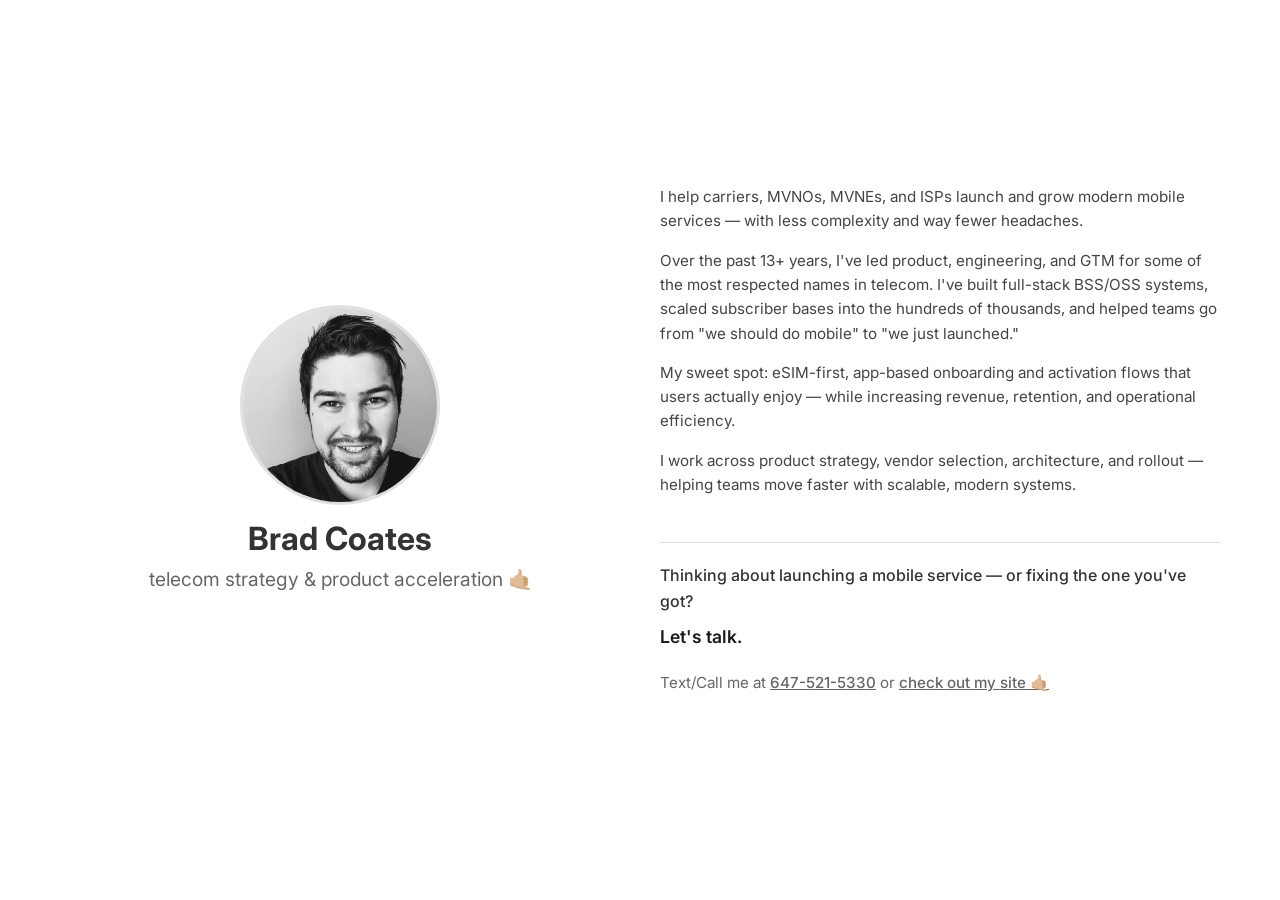
<file: index.html>
<!DOCTYPE html>
<html lang="en">
<head>
    <meta charset="UTF-8">
    <meta name="viewport" content="width=device-width, initial-scale=1.0">
    <title>Brad Coates - Telecom Consultant</title>
    <link rel="stylesheet" href="styles.css">
    <link href="https://fonts.googleapis.com/css2?family=Inter:wght@300;400;500;600&display=swap" rel="stylesheet">
</head>
<body>
    <div class="container">
        <div class="profile-section">
            <!-- Left Side - Photo and Title -->
            <div class="profile-image">
                <img src="images/photo.jpg" alt="Brad Coates">
                <h1>Brad Coates</h1>
                <p class="tagline">telecom strategy & product acceleration 🤙🏼</p>
            </div>
            
            <!-- Right Side - Bio Content -->
            <div class="bio-content">
                <div class="bio-text">
                    <p>I help carriers, MVNOs, MVNEs, and ISPs launch and grow modern mobile services — with less complexity and way fewer headaches.</p>
                    
                    <p>Over the past 13+ years, I've led product, engineering, and GTM for some of the most respected names in telecom. I've built full-stack BSS/OSS systems, scaled subscriber bases into the hundreds of thousands, and helped teams go from "we should do mobile" to "we just launched."</p>
                    
                    <p>My sweet spot: eSIM-first, app-based onboarding and activation flows that users actually enjoy — while increasing revenue, retention, and operational efficiency.</p>
                    
                    <p>I work across product strategy, vendor selection, architecture, and rollout — helping teams move faster with scalable, modern systems.</p>
                </div>
                
                <div class="cta-section">
                    <p class="cta-question">Thinking about launching a mobile service — or fixing the one you've got?</p>
                    <p class="cta-text">Let's talk.</p>
                    
                    <div class="contact-info">
                        <p>Text/Call me at <a href="tel:647-521-5330">647-521-5330</a> or <a href="https://unchartedmobile.com" target="_blank">check out my site 🤙🏼</a></p>
                    </div>
                </div>
            </div>
        </div>
    </div>
</body>
</html>
</file>
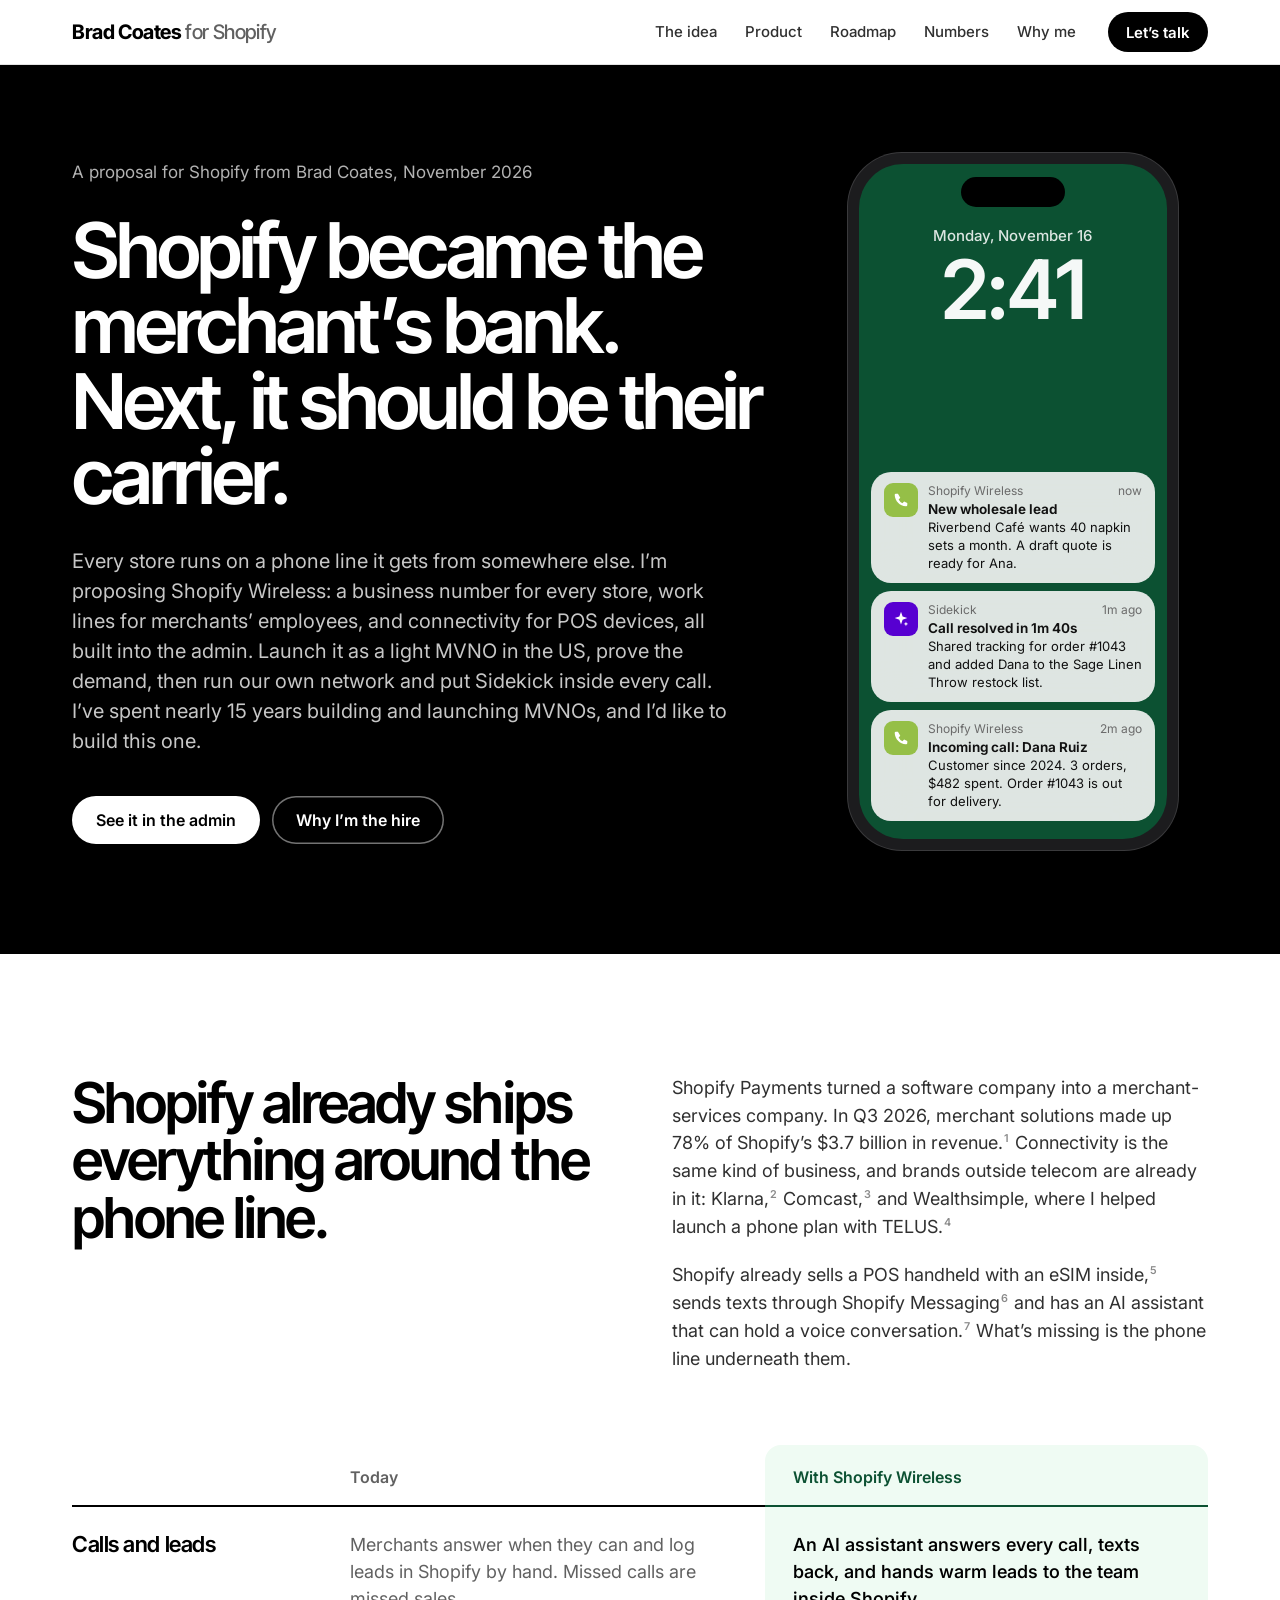
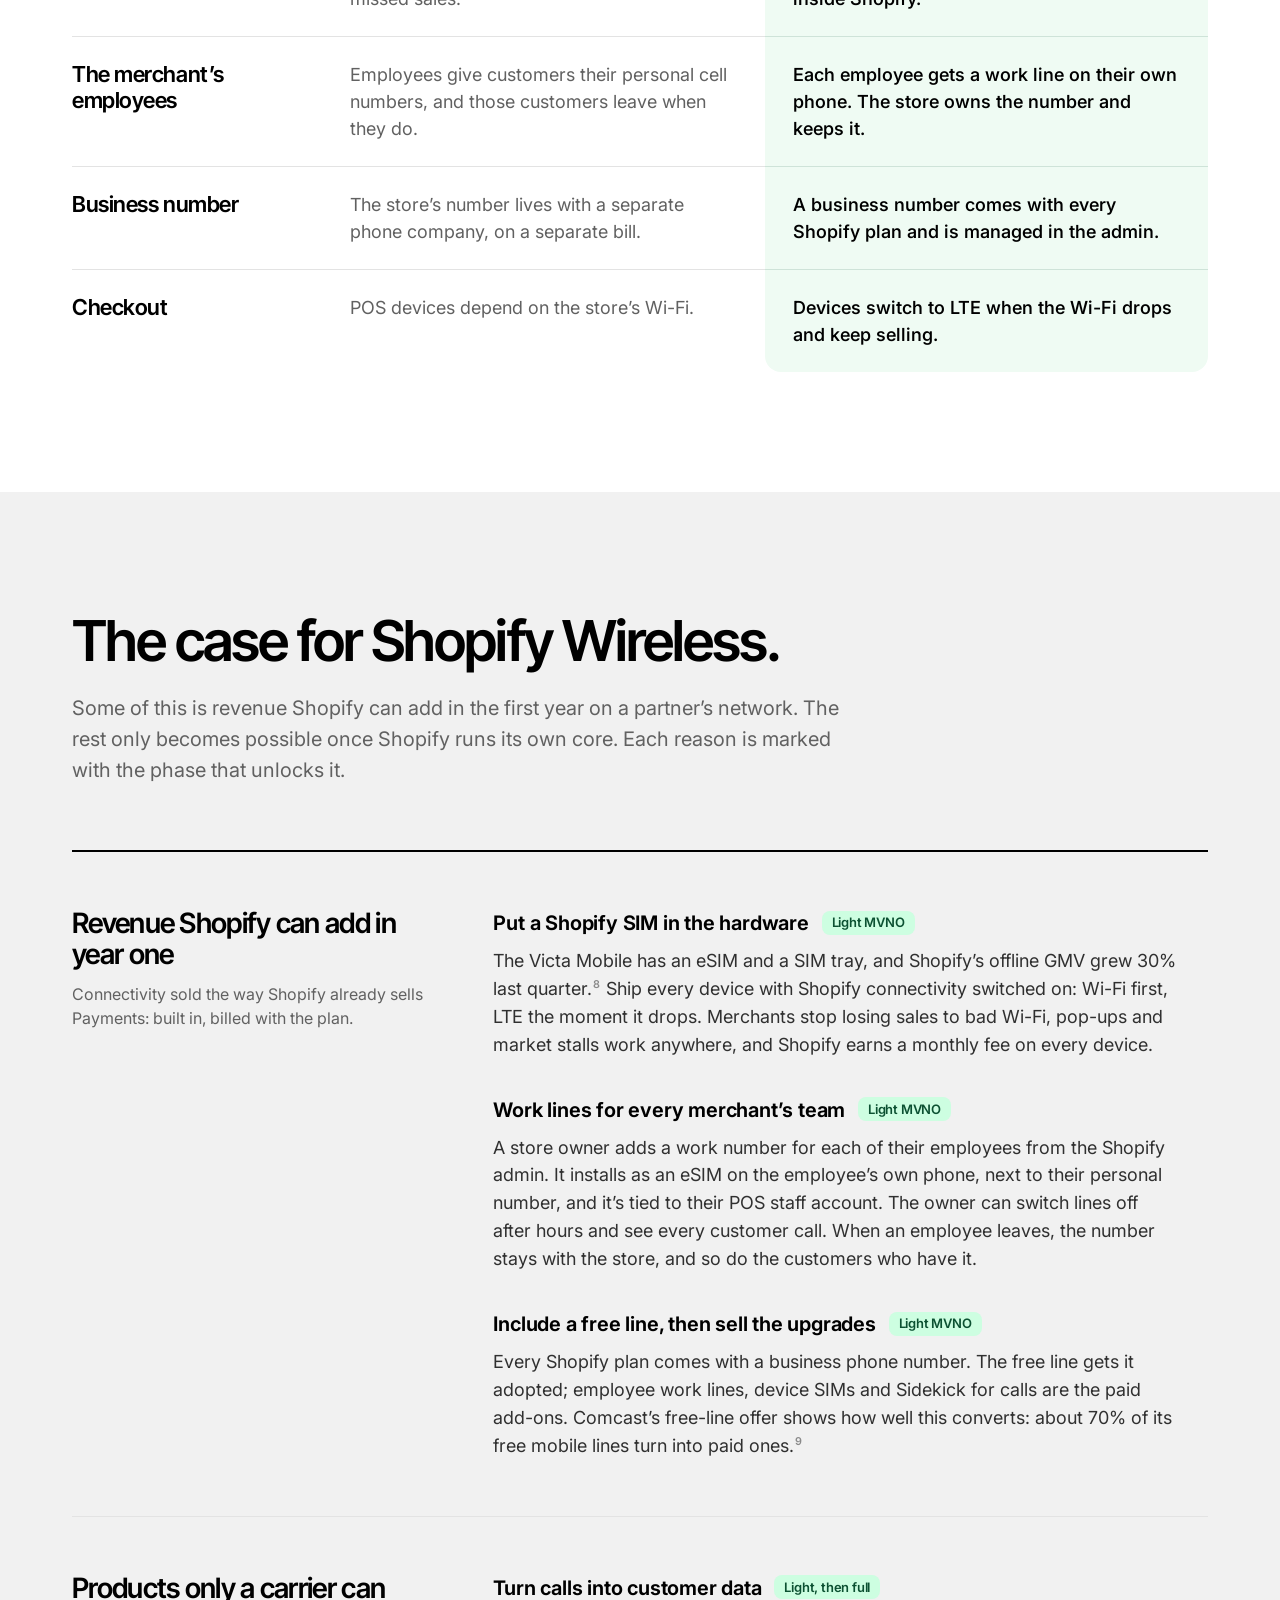
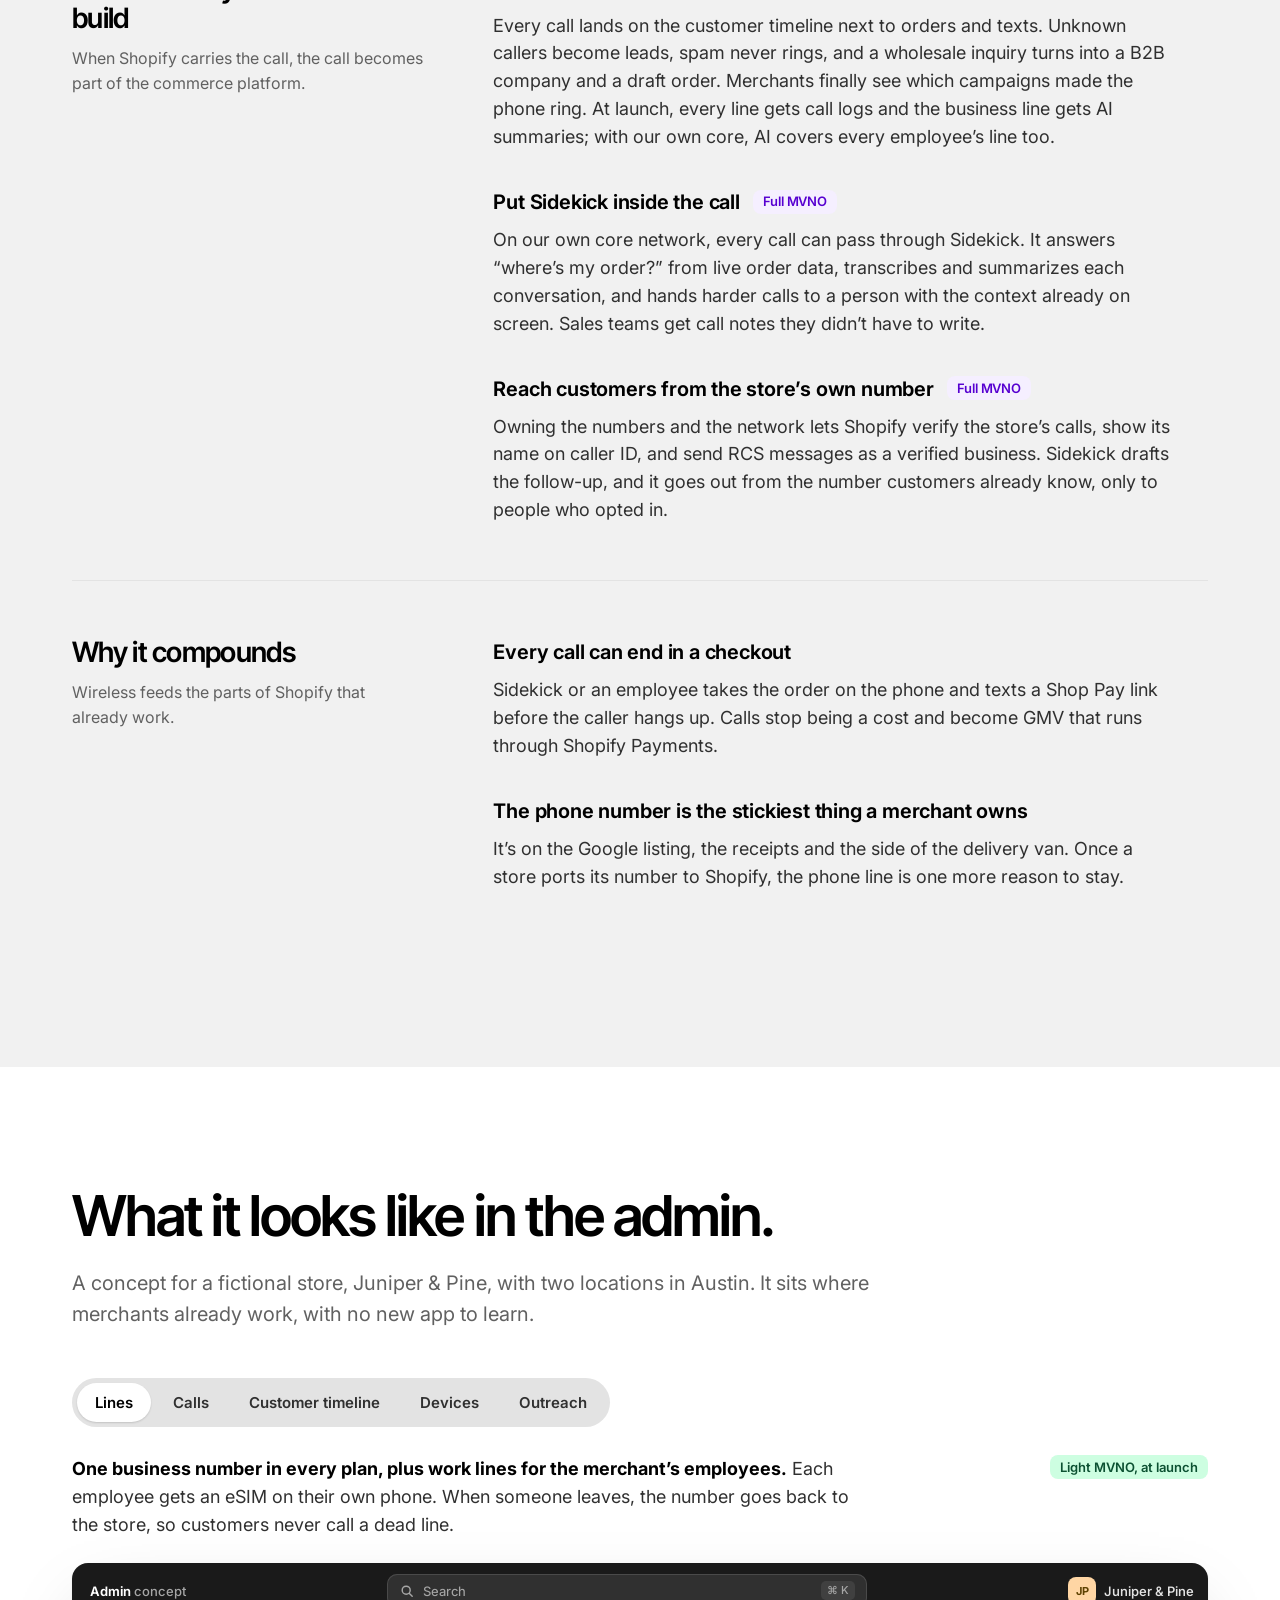
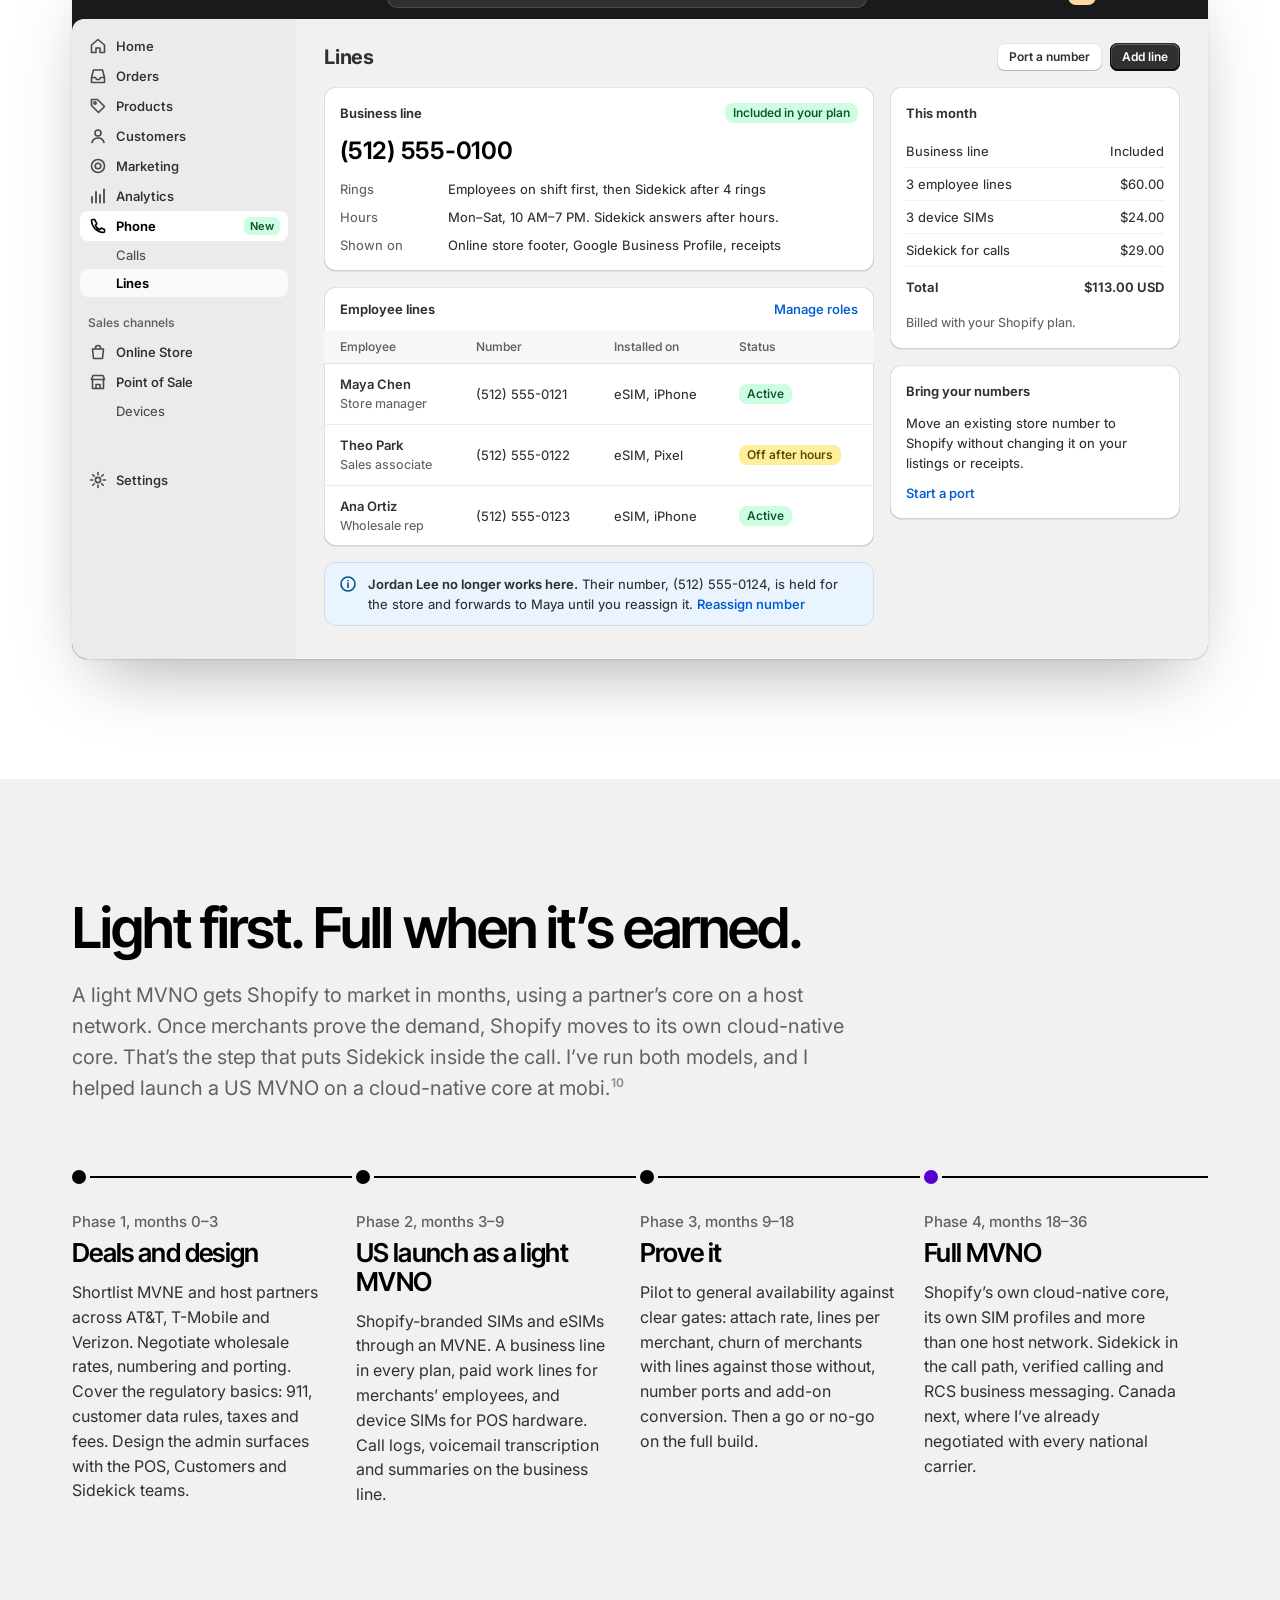
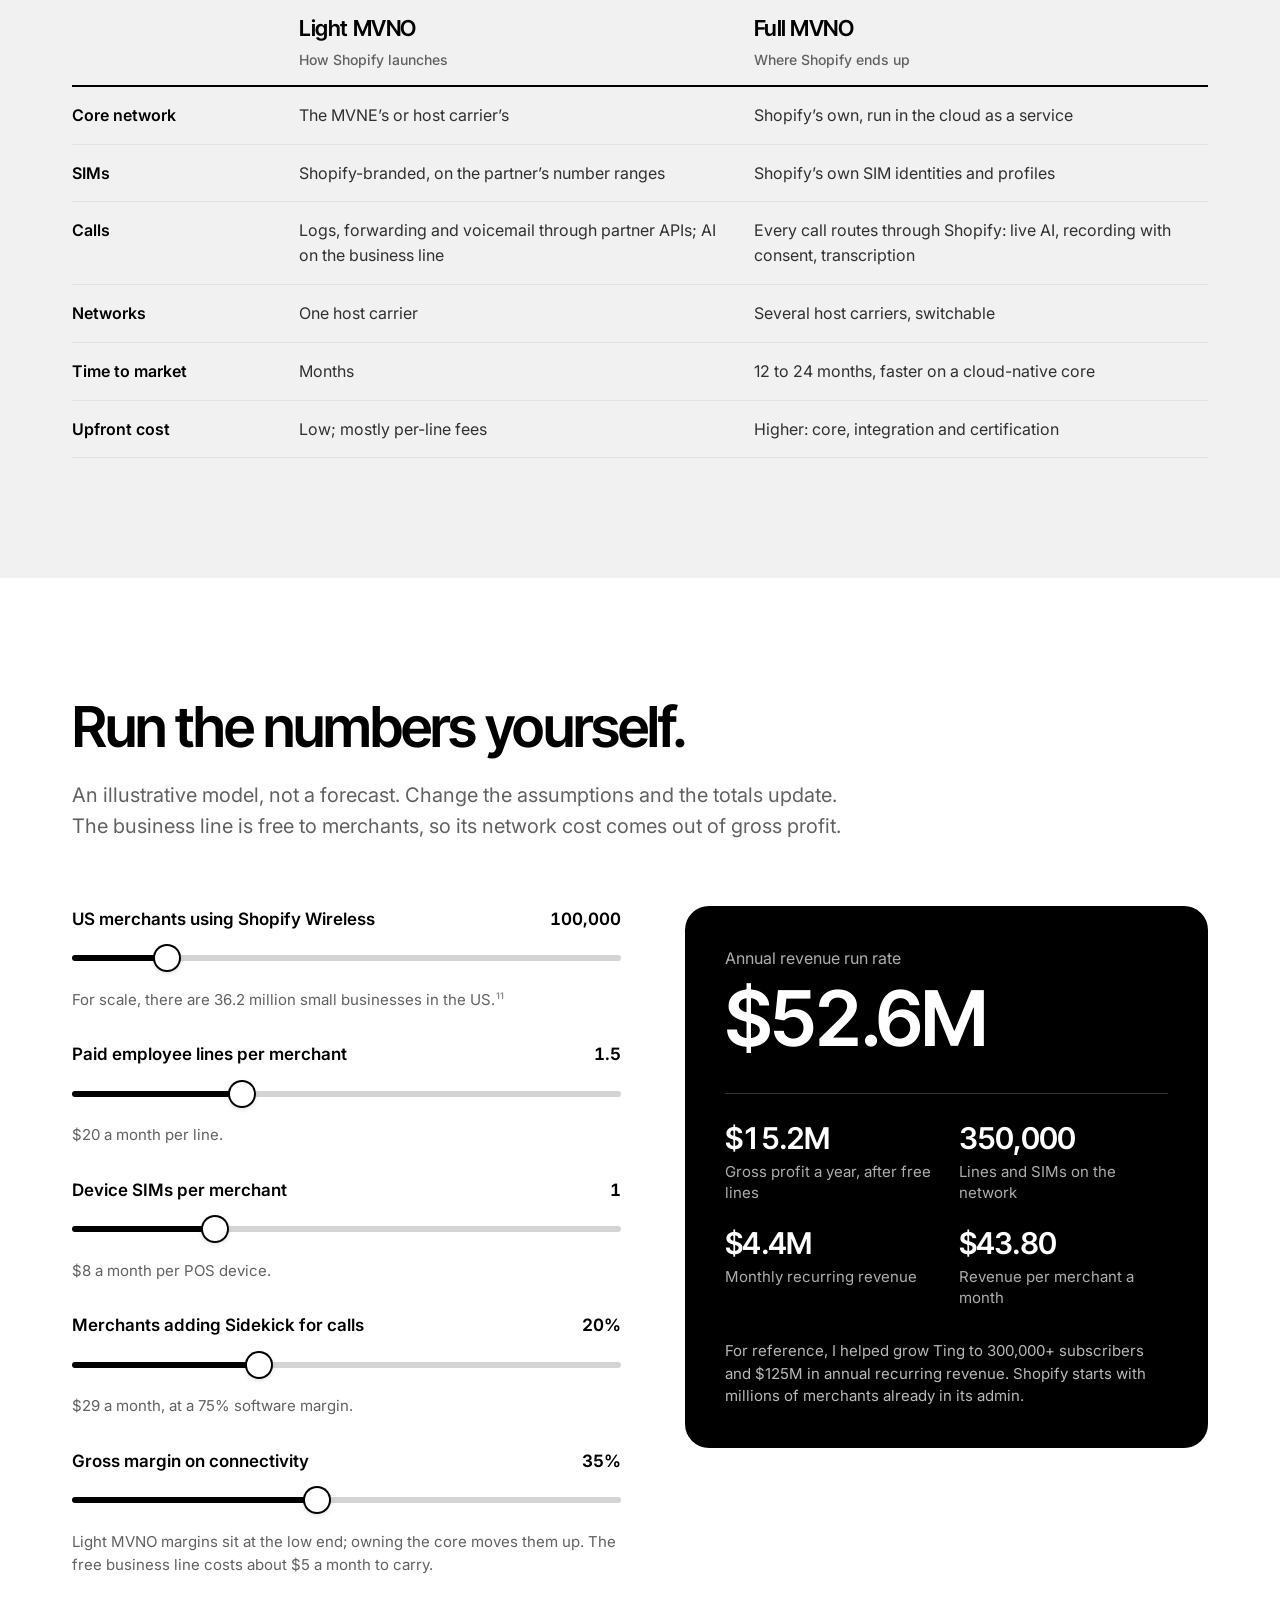
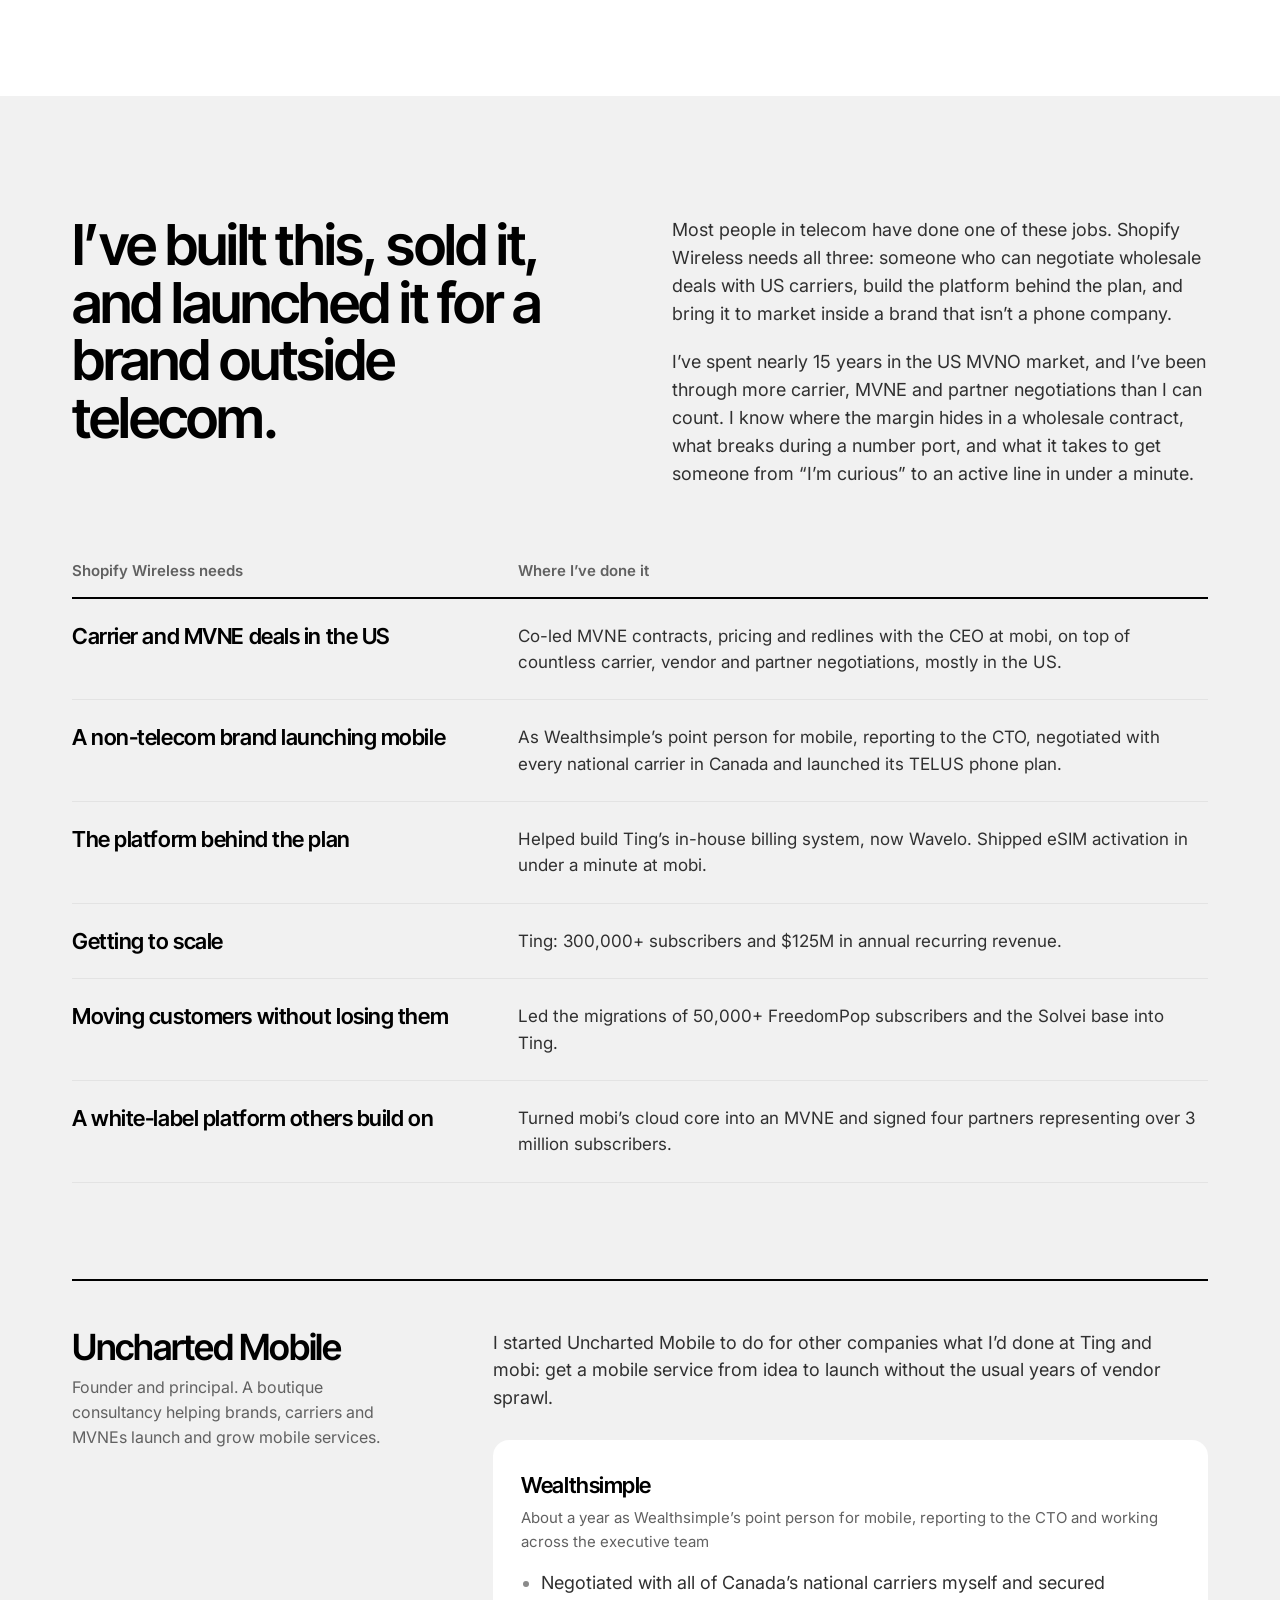
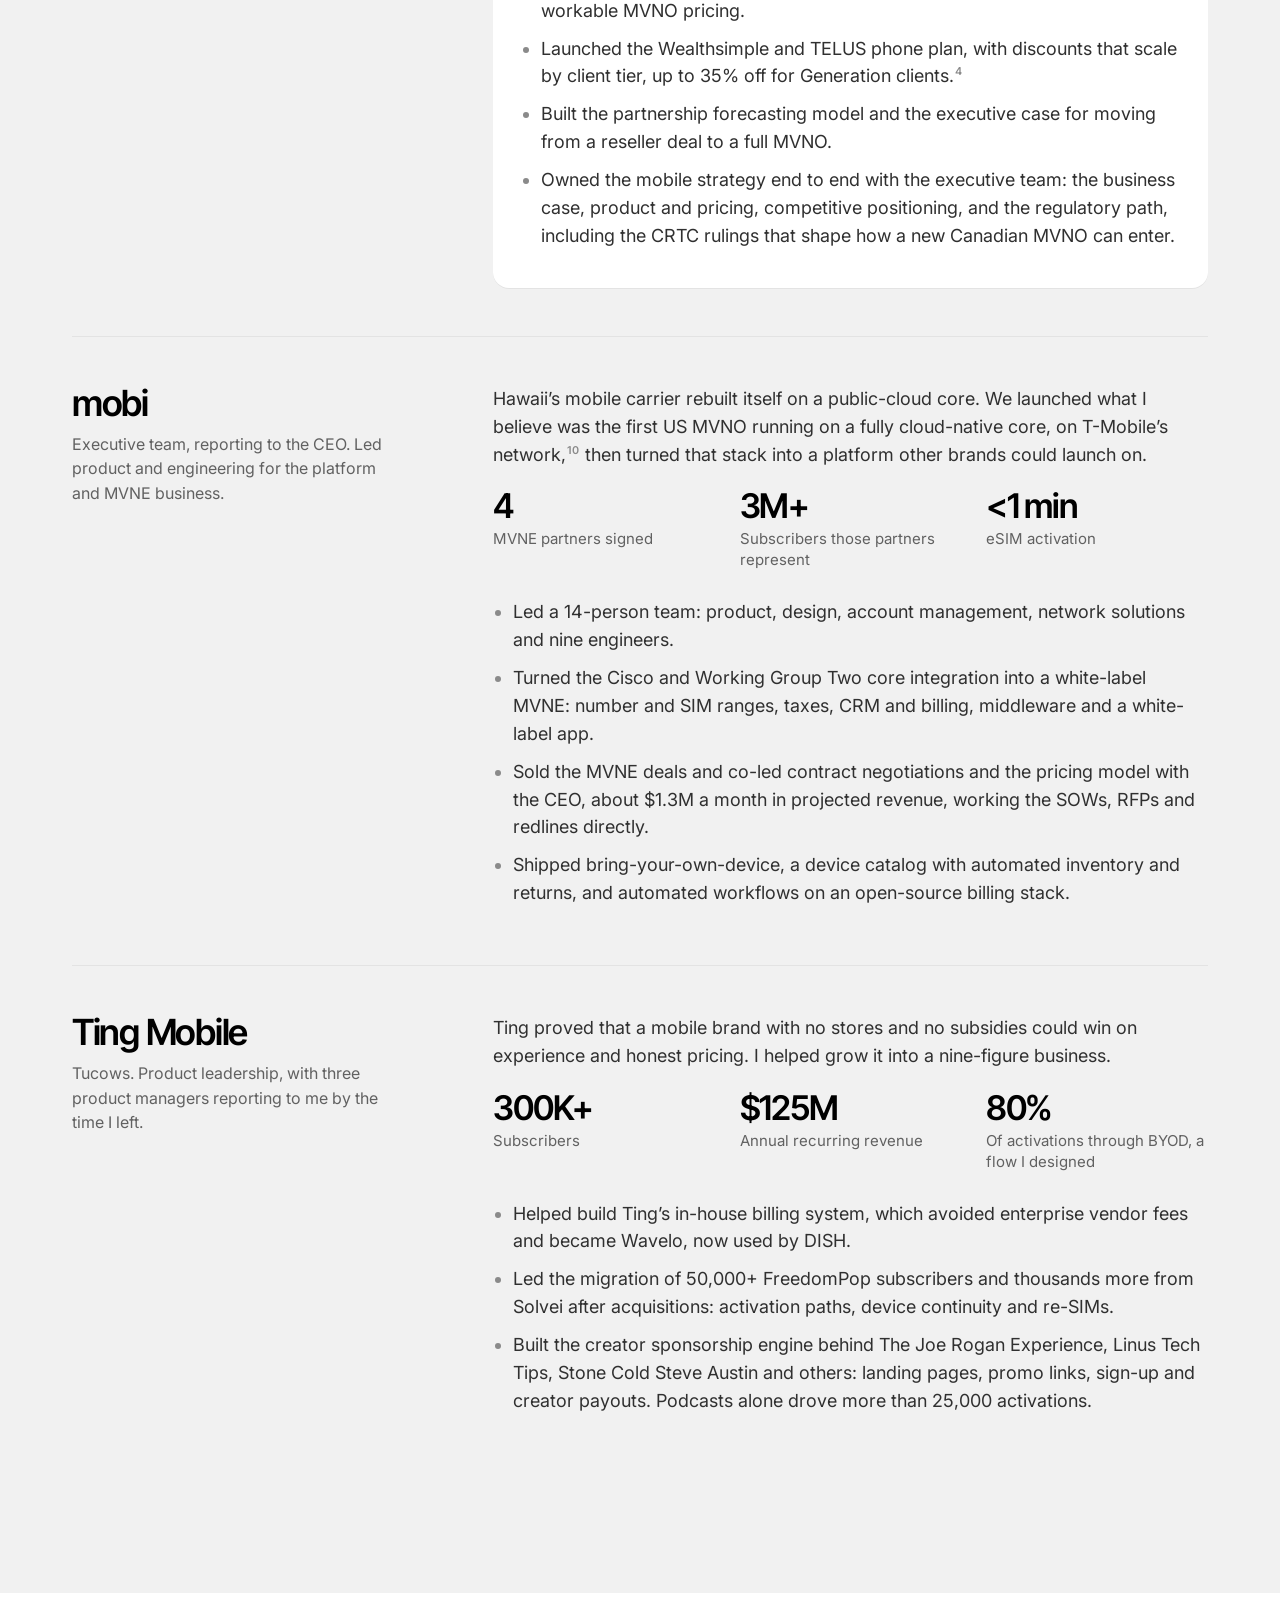
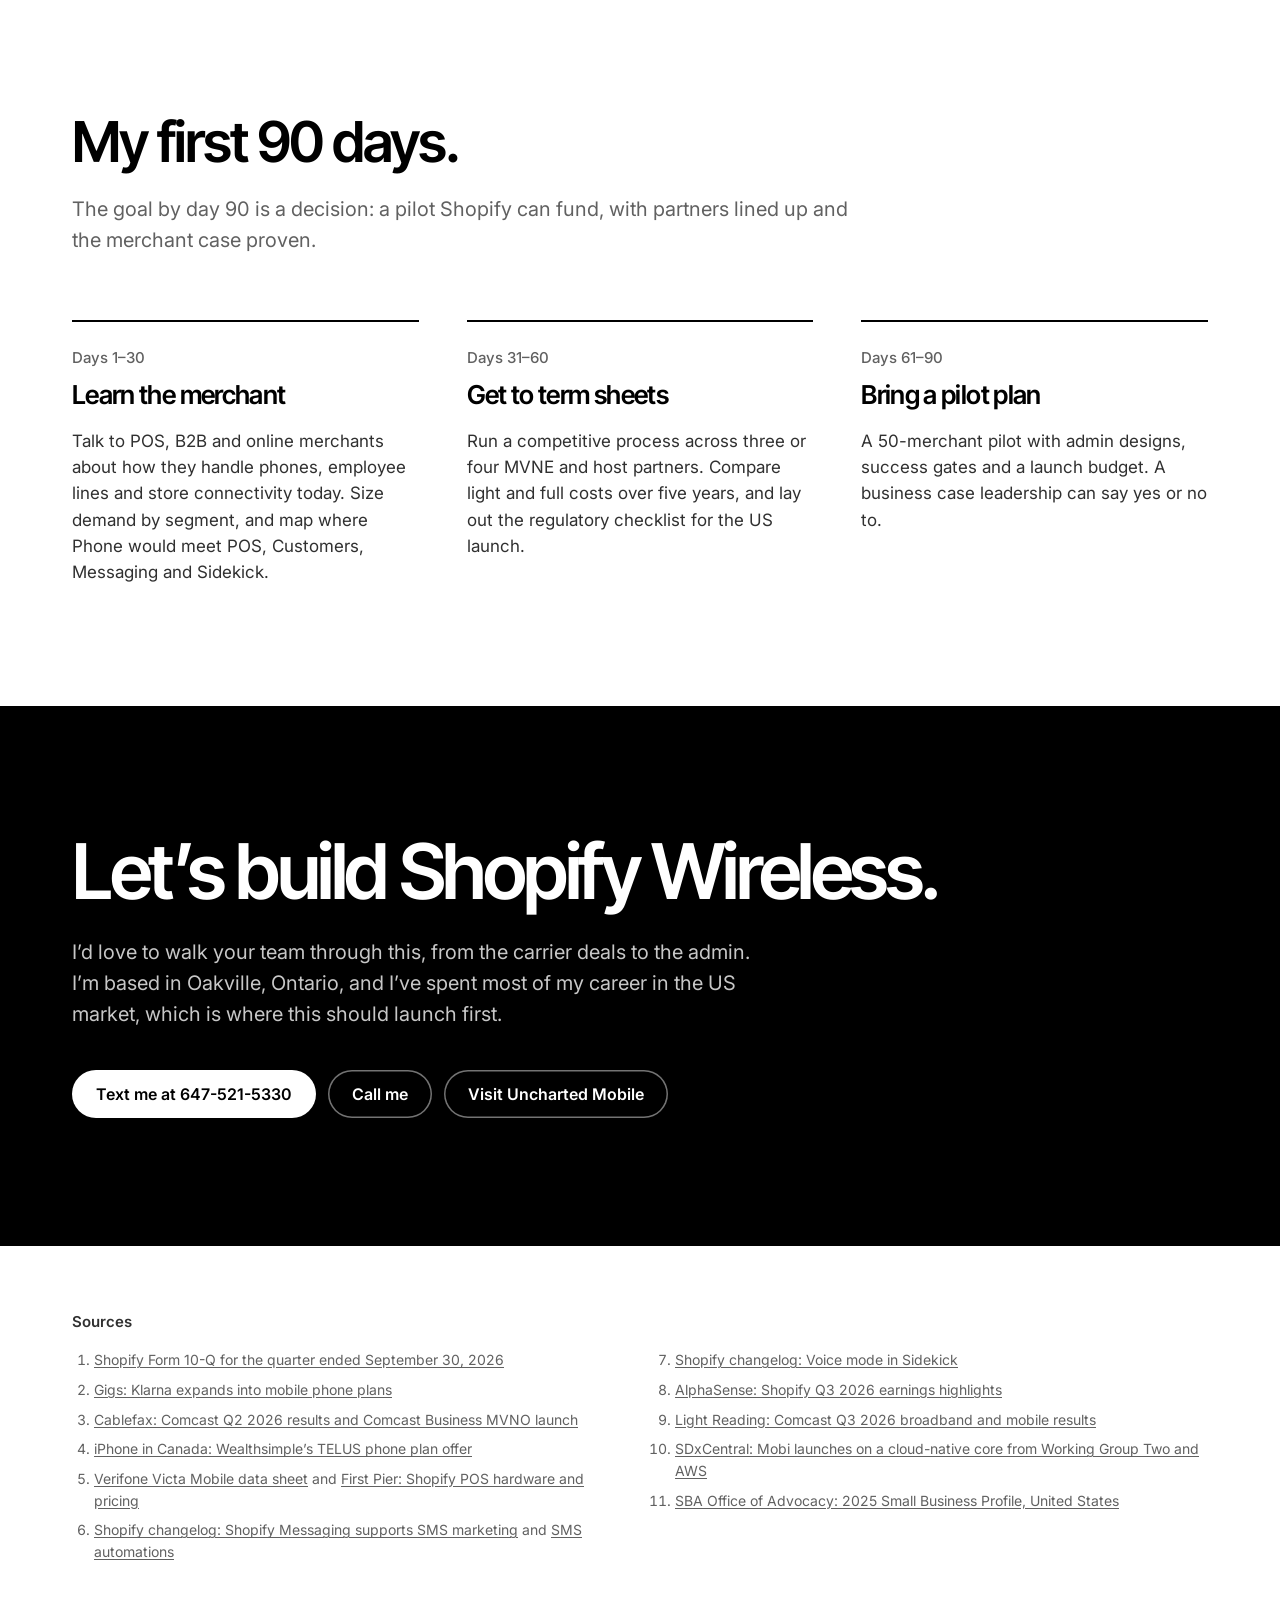
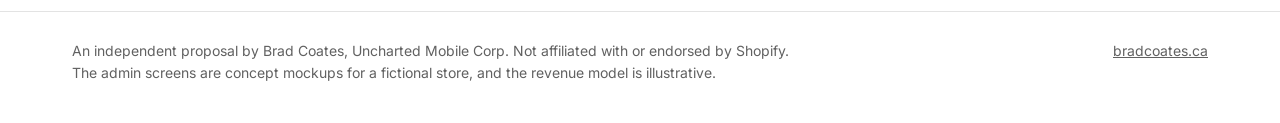
<file: shopify/index.html>
<!DOCTYPE html>
<html lang="en">
<head>
<meta charset="utf-8">
<meta name="viewport" content="width=device-width, initial-scale=1">
<title>Shopify Wireless: a proposal from Brad Coates</title>
<meta name="description" content="Why Shopify should launch an MVNO, what it would look like inside the Shopify admin, and why Brad Coates is the person to build it.">
<meta property="og:type" content="website">
<meta property="og:title" content="Shopify Wireless: a proposal from Brad Coates">
<meta property="og:description" content="Shopify became the merchant’s bank. Next, it should be their carrier.">
<meta property="og:url" content="https://bradcoates.ca/shopify">
<meta name="theme-color" content="#000000">
<link rel="preconnect" href="https://fonts.googleapis.com">
<link rel="preconnect" href="https://fonts.gstatic.com" crossorigin>
<link href="https://fonts.googleapis.com/css2?family=Inter:wght@400..700&family=Inter+Tight:wght@500..700&display=swap" rel="stylesheet">
<style>
:root{
  --black:#000;
  --ink:#303030;
  --ink-2:#616161;
  --ink-3:#8a8a8a;
  --canvas:#f1f1f1;
  --line:#e3e3e3;
  --paper:#fff;
  --brand:#95bf47;
  --deep:#0c5132;
  --mint:#cdfee1;
  --link:#005bd3;
  --magic:#5700d1;
  --magic-bg:#f5efff;
  --display:"Inter Tight", Inter, system-ui, -apple-system, sans-serif;
  --text:Inter, system-ui, -apple-system, "Segoe UI", Roboto, sans-serif;
  --wrap:1200px;
}
*{box-sizing:border-box}
html{scroll-behavior:smooth;-webkit-text-size-adjust:100%;scroll-padding-top:72px}
body{margin:0;font-family:var(--text);font-size:18px;line-height:1.55;color:var(--ink);background:var(--paper);-webkit-font-smoothing:antialiased;-moz-osx-font-smoothing:grayscale}
a{color:inherit}
img,svg{display:block}
:focus-visible{outline:2px solid var(--brand);outline-offset:3px;border-radius:6px}
.wrap{max-width:var(--wrap);margin:0 auto;padding:0 32px}
.visually-hidden{position:absolute!important;width:1px;height:1px;overflow:hidden;clip:rect(0 0 0 0);white-space:nowrap}
sup{font-size:.6em;line-height:0;vertical-align:.65em;font-weight:600}
sup a{text-decoration:none;color:var(--ink-3);padding:0 1px}
sup a:hover{color:var(--ink)}

/* ---------- Nav ---------- */
.nav{position:sticky;top:0;z-index:50;background:rgba(255,255,255,.94);-webkit-backdrop-filter:saturate(180%) blur(12px);backdrop-filter:saturate(180%) blur(12px);border-bottom:1px solid var(--line)}
.nav .wrap{display:flex;align-items:center;height:64px;gap:32px}
.wordmark{font-family:var(--display);font-weight:700;font-size:20px;letter-spacing:-.02em;text-decoration:none;color:#000;white-space:nowrap}
.wordmark span{font-weight:500;color:var(--ink-2)}
.nav-links{display:flex;gap:28px;margin-left:auto;font-size:15px;font-weight:500}
.nav-links a{text-decoration:none;color:var(--ink)}
.nav-links a:hover{color:#000;text-decoration:underline;text-underline-offset:4px}
.pill{display:inline-flex;align-items:center;justify-content:center;gap:8px;height:48px;padding:0 24px;border-radius:999px;font:600 16px/1 var(--text);text-decoration:none;border:0;cursor:pointer;white-space:nowrap;transition:background-color .15s, box-shadow .15s}
.pill-sm{height:40px;padding:0 18px;font-size:15px}
.pill-dark{background:#000;color:#fff}
.pill-dark:hover{background:#303030}
.pill-light{background:#fff;color:#000}
.pill-light:hover{background:#e3e3e3}
.pill-ghost{background:transparent;color:#fff;box-shadow:inset 0 0 0 1.5px rgba(255,255,255,.45)}
.pill-ghost:hover{box-shadow:inset 0 0 0 1.5px #fff}
.nav .pill{margin-left:0}

/* ---------- Hero ---------- */
.hero{background:var(--black);color:#fff;padding:88px 0 104px;overflow:hidden}
.hero .wrap{display:grid;grid-template-columns:minmax(0,1.5fr) minmax(0,.85fr);gap:56px;align-items:center}
.hero-kicker{font-size:17px;color:rgba(255,255,255,.7);margin:0 0 28px}
.hero h1{font-family:var(--display);font-weight:600;font-size:clamp(46px,6vw,84px);line-height:.98;letter-spacing:-.042em;margin:0 0 32px}
.hero-lede{font-size:20px;line-height:1.5;color:rgba(255,255,255,.78);max-width:33em;margin:0 0 40px}
.hero-ctas{display:flex;gap:12px;flex-wrap:wrap}

.phone{width:330px;max-width:100%;aspect-ratio:9/19;margin:0 auto;border-radius:54px;background:#1c1c1e;padding:11px;box-shadow:0 0 0 1px #3a3a3c,0 30px 80px rgba(0,0,0,.6)}
.phone-screen{position:relative;height:100%;border-radius:44px;background:var(--deep);overflow:hidden;padding:60px 12px 18px;display:flex;flex-direction:column}
.island{position:absolute;top:13px;left:50%;transform:translateX(-50%);width:104px;height:30px;border-radius:20px;background:#000}
.ls-date{text-align:center;font-size:15px;font-weight:500;color:rgba(255,255,255,.86)}
.ls-time{text-align:center;font-family:var(--display);font-size:82px;font-weight:600;line-height:1;letter-spacing:-.03em;color:rgba(255,255,255,.96);margin:2px 0 0}
.notifs{display:flex;flex-direction:column;gap:8px;margin-top:auto}
.notif{display:grid;grid-template-columns:34px minmax(0,1fr);gap:10px;padding:11px 13px;border-radius:20px;background:rgba(246,246,246,.9);-webkit-backdrop-filter:blur(20px);backdrop-filter:blur(20px);color:#111;font-size:13px;line-height:1.35;opacity:0;animation:notif-in .6s cubic-bezier(.2,.8,.2,1) forwards}
.notif-icon{width:34px;height:34px;border-radius:9px;background:var(--brand);display:grid;place-items:center;color:#fff}
.notif.ai .notif-icon{background:var(--magic)}
.notif-head{display:flex;justify-content:space-between;gap:8px;font-size:12px;color:#6b6b6b}
.notif-title{font-weight:650;font-size:13.5px;margin:1px 0 1px}
.n-call{animation-delay:.6s}
.n-ai{animation-delay:2s}
.n-lead{animation-delay:3.4s}
@keyframes notif-in{from{opacity:0;transform:translateY(16px) scale(.97)}to{opacity:1;transform:none}}

/* ---------- Generic sections ---------- */
.sec{padding:120px 0}
.sec-canvas{background:var(--canvas)}
.sec h2{font-family:var(--display);font-weight:600;font-size:clamp(36px,4.4vw,60px);line-height:1.02;letter-spacing:-.035em;margin:0;color:#000;max-width:16em}
.lede{font-size:20px;line-height:1.55;color:var(--ink-2);max-width:40em;margin:24px 0 0}
.split{display:grid;grid-template-columns:minmax(0,1fr) minmax(0,1fr);gap:64px;align-items:start}
.prose p{margin:0 0 20px;max-width:36em}
.prose p:last-child{margin-bottom:0}

/* Ledger table (why now + fit) */
.ledger{width:100%;border-collapse:collapse;margin-top:72px;font-size:17px}
.ledger th,.ledger td{text-align:left;vertical-align:top;padding:24px 28px 24px 0;border-bottom:1px solid var(--line)}
.ledger thead th{font-size:15px;font-weight:600;color:var(--ink-2);padding-top:0;padding-bottom:14px;border-bottom:2px solid #000}
.ledger tbody th{font-family:var(--display);font-size:22px;font-weight:600;letter-spacing:-.02em;color:#000;width:22%;line-height:1.2}
.ledger td{color:var(--ink);width:39%}
.ledger td.gap{color:#000;font-weight:550}
.ledger td:last-child,.ledger th:last-child{padding-right:0}

/* Before / after table */
.ba{width:100%;border-collapse:separate;border-spacing:0;margin-top:72px;font-size:18px;line-height:1.5}
.ba th,.ba td{text-align:left;vertical-align:top;padding:24px 28px;border-bottom:1px solid var(--line)}
.ba thead th,.ba thead td{font-size:16px;font-weight:600;padding-top:20px;padding-bottom:16px;border-bottom:2px solid #000}
.ba thead th.ba-today{color:var(--ink-2)}
.ba thead th.ba-after{color:var(--deep);background:#effbf3;border-radius:16px 16px 0 0;border-bottom-color:var(--deep)}
.ba tbody th{width:22%;padding-left:0;font-family:var(--display);font-size:22px;font-weight:600;letter-spacing:-.02em;line-height:1.2;color:#000}
.ba td.ba-today{width:39%;color:var(--ink-2)}
.ba td.ba-after{width:39%;color:#000;font-weight:550;background:#effbf3;border-bottom-color:rgba(12,81,50,.14)}
.ba tbody tr:last-child th,.ba tbody tr:last-child td{border-bottom:0}
.ba tbody tr:last-child td.ba-after{border-radius:0 0 16px 16px}

/* Reasons */
.reason-group{display:grid;grid-template-columns:minmax(0,1fr) minmax(0,2fr);gap:64px;padding:56px 0;border-top:1px solid var(--line)}
.reason-group:first-of-type{margin-top:64px;border-top:2px solid #000}
.reason-group h3{font-family:var(--display);font-size:28px;font-weight:600;letter-spacing:-.025em;line-height:1.1;margin:0;color:#000}
.reason-group .group-note{color:var(--ink-2);font-size:16px;margin:12px 0 0;max-width:22em}
.reasons{display:grid;gap:36px}
.reason h4{font-size:20px;font-weight:650;letter-spacing:-.01em;margin:0 0 8px;color:#000}
.reason p{margin:0;color:var(--ink);max-width:38em}
.reason .phase-chip{margin-left:8px;vertical-align:3px}

.phase-chip{display:inline-flex;align-items:center;height:24px;padding:0 10px;border-radius:8px;font:600 13px/1 var(--text);background:var(--mint);color:var(--deep);white-space:nowrap}
.phase-chip.full{background:var(--magic-bg);color:var(--magic)}

/* ---------- Showcase / tabs ---------- */
.tabs{display:flex;gap:4px;padding:5px;background:#e3e3e3;border-radius:999px;width:max-content;max-width:100%;overflow-x:auto;margin:48px 0 28px;scrollbar-width:none}
.tabs::-webkit-scrollbar{display:none}
.tab{appearance:none;border:0;background:transparent;font:600 15px/1 var(--text);padding:12px 18px;border-radius:999px;color:var(--ink);cursor:pointer;white-space:nowrap}
.tab:hover{background:rgba(255,255,255,.55)}
.tab[aria-selected="true"]{background:#fff;color:#000;box-shadow:0 1px 2px rgba(0,0,0,.14)}
.caption{display:none;grid-template-columns:minmax(0,1fr) auto;gap:24px;align-items:start;margin-bottom:24px}
.caption.on{display:grid}
.caption p{margin:0;max-width:44em;color:var(--ink)}
.caption b{color:#000}

/* ---------- Admin mockup (Polaris-flavoured) ---------- */
.admin{border-radius:16px;overflow:hidden;background:#1a1a1a;box-shadow:0 1px 2px rgba(0,0,0,.1),0 30px 70px -24px rgba(0,0,0,.35);font-size:13px;line-height:20px;color:#303030;font-weight:450}
.admin-top{height:56px;display:flex;align-items:center;gap:16px;padding:0 14px 0 18px;color:#e3e3e3}
.admin-mark{font-weight:650;font-size:13px;color:#fff;white-space:nowrap}
.admin-mark span{color:#a6a6a6;font-weight:500}
.admin-search{flex:1;max-width:480px;margin:0 auto;height:34px;border-radius:10px;background:#303030;display:flex;align-items:center;gap:8px;padding:0 12px;color:#a6a6a6;box-shadow:inset 0 0 0 1px #4a4a4a}
.admin-search kbd{margin-left:auto;font:500 11px/1 var(--text);color:#a6a6a6;background:#404040;border-radius:5px;padding:4px 6px}
.admin-user{display:flex;align-items:center;gap:8px;font-weight:550;color:#e3e3e3;white-space:nowrap}
.avatar{width:28px;height:28px;border-radius:8px;background:#ffd6a4;color:#5e4200;display:grid;place-items:center;font-size:11px;font-weight:700;flex:none}
.admin-body{display:grid;grid-template-columns:224px minmax(0,1fr);background:#ebebeb;border-radius:12px 12px 0 0}
.admin-nav{padding:12px 8px 16px}
.nav-item{display:flex;align-items:center;gap:8px;height:30px;padding:0 8px;border-radius:8px;font-weight:550;color:#303030}
.nav-item svg{width:20px;height:20px;color:#4a4a4a;flex:none}
.nav-item.active{background:#fff;font-weight:650;color:#000}
.nav-item.active svg{color:#000}
.nav-sub{display:block;height:28px;line-height:28px;padding:0 8px 0 36px;border-radius:8px;font-weight:450;color:#4a4a4a}
.nav-sub.active{background:#fafafa;font-weight:650;color:#000}
.nav-label{font-size:12px;font-weight:550;color:#616161;padding:16px 8px 4px}
.nav-new{margin-left:auto;font-size:11px;font-weight:600;background:var(--mint);color:var(--deep);padding:0 6px;border-radius:6px;height:18px;line-height:18px}
.admin-main{background:#f1f1f1;padding:24px 28px 32px;min-width:0;min-height:640px}

.page-head{display:flex;align-items:center;justify-content:space-between;gap:12px;margin-bottom:16px;flex-wrap:wrap}
.page-title{display:flex;align-items:center;gap:8px;font-size:20px;line-height:28px;font-weight:700;margin:0;color:#303030;letter-spacing:-.01em}
.page-sub{font-size:13px;color:#616161;font-weight:450;margin:-12px 0 16px}
.btns{display:flex;gap:8px}
.btn{display:inline-flex;align-items:center;height:28px;padding:0 12px;border-radius:8px;background:#fff;color:#303030;font-weight:600;font-size:12px;white-space:nowrap;box-shadow:inset 0 -1px 0 0 #b5b5b5,inset 0 0 0 1px rgba(0,0,0,.1),inset 0 .5px 0 1.5px #fff}
.btn.primary{background:#303030;color:#fff;box-shadow:inset 0 -1px 0 1px rgba(0,0,0,.8),inset 0 0 0 1px #303030,inset 0 .5px 0 1.5px rgba(255,255,255,.25)}
.btn.magic{background:var(--magic);color:#fff;box-shadow:inset 0 -1px 0 1px rgba(0,0,0,.4),inset 0 .5px 0 1.5px rgba(255,255,255,.25)}
.link{color:var(--link);font-weight:550}

.cols{display:grid;grid-template-columns:minmax(0,1.9fr) minmax(0,1fr);gap:16px;align-items:start}
.stack>*+*{margin-top:16px}
.card{background:#fff;border-radius:12px;padding:16px;box-shadow:0 1px 0 0 rgba(26,26,26,.07),inset 0 1px 0 0 rgba(204,204,204,.5),inset 0 -1px 0 0 rgba(0,0,0,.17),inset -1px 0 0 0 rgba(0,0,0,.13),inset 1px 0 0 0 rgba(0,0,0,.13)}
.card.flush{padding:0;overflow:hidden}
.card-head{display:flex;align-items:center;justify-content:space-between;gap:8px;margin-bottom:12px}
.card.flush .card-head{padding:12px 16px 0}
.card h5{font-size:13px;font-weight:650;margin:0;color:#303030}
.sub{color:#616161;font-size:12.5px}
.bigline{font-size:24px;line-height:32px;font-weight:650;letter-spacing:-.01em;color:#000;margin:2px 0 12px}
.kv{margin:0;display:grid;gap:8px}
.kv div{display:grid;grid-template-columns:96px minmax(0,1fr);gap:12px}
.kv dt{color:#616161}
.kv dd{margin:0}

.badge{display:inline-flex;align-items:center;gap:4px;height:20px;padding:0 8px;border-radius:8px;font-size:12px;font-weight:550;background:#e3e3e3;color:#4a4a4a;white-space:nowrap}
.badge svg{width:12px;height:12px}
.badge.success{background:var(--mint);color:var(--deep)}
.badge.info{background:#e0f0ff;color:#00527c}
.badge.attention{background:#ffef9d;color:#4f4700}
.badge.critical{background:#fedad9;color:#8e1f0b}
.badge.magic{background:var(--magic-bg);color:var(--magic)}

.tablewrap{overflow-x:auto}
.itable{width:100%;border-collapse:collapse;min-width:520px}
.itable th{text-align:left;font-weight:550;color:#616161;font-size:12px;background:#f7f7f7;padding:6px 12px;border-bottom:1px solid #e3e3e3;white-space:nowrap}
.itable td{padding:10px 12px;border-bottom:1px solid #ebebeb;vertical-align:middle}
.itable tr:last-child td{border-bottom:0}
.itable tr.sel td{background:#f3f3f3}
.itable td:first-child,.itable th:first-child{padding-left:16px}
.itable b{font-weight:600;color:#303030}
.itable .badges{display:flex;gap:4px;flex-wrap:wrap}
.filters{display:flex;gap:4px;padding:8px 8px 8px 8px;border-bottom:1px solid #e3e3e3}
.filters span{padding:4px 10px;border-radius:8px;font-weight:550;color:#616161}
.filters span.on{background:#e3e3e3;color:#303030}

.banner{display:grid;grid-template-columns:20px minmax(0,1fr);gap:10px;padding:12px 14px;border-radius:12px;background:#eaf4ff;color:#303030;box-shadow:inset 0 0 0 1px rgba(0,82,124,.12)}
.banner.success{background:#e9fbf0;box-shadow:inset 0 0 0 1px rgba(12,81,50,.14)}
.banner svg{width:20px;height:20px;margin-top:0}
.banner b{font-weight:650}

.bill{list-style:none;margin:0 0 10px;padding:0}
.bill li{display:flex;justify-content:space-between;gap:12px;padding:6px 0;border-bottom:1px solid #f1f1f1}
.bill li.total{border-bottom:0;font-weight:650;padding-top:10px}

.ai-card{border-radius:12px;padding:16px;background:#fff;box-shadow:inset 0 0 0 1px #e4d6ff,0 1px 0 rgba(26,26,26,.07)}
.ai-head{display:flex;align-items:center;gap:6px;color:var(--magic);font-weight:650;margin-bottom:10px}
.ai-head svg{width:16px;height:16px}
.ai-box{background:var(--magic-bg);border-radius:10px;padding:10px 12px;margin-top:8px}
.steps{margin:8px 0 12px;padding-left:18px}
.steps li{margin:2px 0}
.quote{border-left:2px solid #e3e3e3;padding-left:10px;margin:6px 0;color:#4a4a4a}
.quote b{color:#303030;font-weight:600}

.statbar{display:grid;grid-template-columns:repeat(4,minmax(0,1fr));gap:0;padding:0}
.statbar div{padding:12px 16px;border-right:1px solid #ebebeb}
.statbar div:last-child{border-right:0}
.statbar strong{display:block;font-size:16px;font-weight:650;color:#000}

.timeline{list-style:none;margin:0;padding:0;position:relative}
.timeline::before{content:"";position:absolute;left:13px;top:6px;bottom:6px;width:2px;background:#e3e3e3}
.tl-date{font-size:12px;font-weight:600;color:#616161;padding:10px 0 6px 36px;position:relative}
.tl-item{display:grid;grid-template-columns:28px minmax(0,1fr) auto;gap:8px;align-items:start;padding:6px 0;position:relative}
.tl-dot{width:28px;height:28px;border-radius:50%;background:#fff;box-shadow:inset 0 0 0 1.5px #d4d4d4;display:grid;place-items:center;position:relative;z-index:1}
.tl-dot svg{width:14px;height:14px;color:#4a4a4a}
.tl-dot.ai{background:var(--magic-bg);box-shadow:inset 0 0 0 1.5px #d9c5ff}
.tl-dot.ai svg{color:var(--magic)}
.tl-time{color:#8a8a8a;font-size:12px;white-space:nowrap}
.tags{display:flex;gap:6px;flex-wrap:wrap}

.toggle-row{display:flex;justify-content:space-between;align-items:center;gap:12px;padding:6px 0}
.toggle{width:32px;height:18px;border-radius:9px;background:#303030;position:relative;flex:none}
.toggle::after{content:"";position:absolute;right:2px;top:2px;width:14px;height:14px;border-radius:50%;background:#fff}
.meter{height:8px;border-radius:4px;background:#ebebeb;overflow:hidden;margin:8px 0 6px}
.meter span{display:block;height:100%;width:34%;background:#303030;border-radius:4px}

.token{display:inline-block;background:#e3e3e3;border-radius:6px;padding:0 6px;font-weight:550;font-size:12px}
.msg-btns{display:flex;gap:6px;margin-top:10px;flex-wrap:wrap}
.msg-btns span{border-radius:999px;padding:3px 10px;font-weight:550;font-size:12px;box-shadow:inset 0 0 0 1px #c9c9c9;background:#fff}

/* Small phone preview inside admin */
.mini-phone{width:248px;margin:0 auto;border-radius:38px;background:#1c1c1e;padding:8px;box-shadow:0 0 0 1px #3a3a3c,0 16px 30px -12px rgba(0,0,0,.35)}
.mini-screen{border-radius:31px;background:#fff;overflow:hidden;height:500px;display:flex;flex-direction:column}
.mini-top{padding:30px 14px 10px;text-align:center;border-bottom:1px solid #ededed;background:#fafafa}
.mini-av{width:36px;height:36px;border-radius:50%;background:#ffd6a4;color:#5e4200;display:grid;place-items:center;font-weight:700;font-size:12px;margin:0 auto 4px}
.mini-name{font-weight:650;font-size:13px;display:flex;align-items:center;justify-content:center;gap:4px}
.mini-name svg{width:13px;height:13px;color:var(--link)}
.mini-verified{font-size:11px;color:#616161}
.mini-body{padding:12px;display:flex;flex-direction:column;gap:8px;font-size:12.5px;line-height:1.4}
.rich{border-radius:18px;overflow:hidden;box-shadow:inset 0 0 0 1px #e6e6e6;max-width:200px}
.rich-img{height:104px;background:#b8c9b0;position:relative}
.rich-img::before{content:"";position:absolute;left:22px;right:22px;top:26px;bottom:20px;border-radius:10px;background:#9db394;box-shadow:0 10px 0 -4px #8aa480,0 20px 0 -8px #7c9772}
.rich-body{padding:10px 12px;background:#f3f3f3}
.rich-body b{display:block;font-size:13px}
.chips{display:flex;flex-direction:column;gap:6px;align-items:flex-start}
.chips span{border-radius:999px;padding:6px 12px;font-weight:600;font-size:12px;color:var(--link);box-shadow:inset 0 0 0 1px #c7d9f5;background:#fff}

/* ---------- Roadmap ---------- */
.phases{list-style:none;padding:0;margin:72px 0 0;display:grid;grid-template-columns:repeat(4,minmax(0,1fr));border-top:2px solid #000}
.phase{padding:32px 28px 0 0;position:relative}
.phase::before{content:"";position:absolute;top:-8px;left:0;width:14px;height:14px;border-radius:50%;background:#000;box-shadow:0 0 0 4px var(--canvas)}
.phase.full::before{background:var(--magic)}
.phase-when{font-size:15px;color:var(--ink-2);font-weight:500}
.phase h3{font-family:var(--display);font-size:26px;font-weight:600;letter-spacing:-.025em;line-height:1.1;margin:6px 0 12px;color:#000}
.phase p{font-size:16px;line-height:1.55;margin:0;color:var(--ink)}
.tablewrap-lg{overflow-x:auto;margin-top:88px}
.compare{width:100%;border-collapse:collapse;font-size:16px;min-width:640px}
.compare th,.compare td{text-align:left;vertical-align:top;padding:16px 24px 16px 0;border-bottom:1px solid var(--line)}
.compare thead th{font-family:var(--display);font-size:22px;font-weight:600;letter-spacing:-.02em;color:#000;border-bottom:2px solid #000;padding-bottom:14px}
.compare thead th small{display:block;font-family:var(--text);font-size:14px;font-weight:500;color:var(--ink-2);letter-spacing:0;margin-top:4px}
.compare tbody th{font-weight:600;color:#000;width:20%}
.compare td{width:40%}

/* ---------- Calculator ---------- */
.calc{display:grid;grid-template-columns:minmax(0,1.05fr) minmax(0,1fr);gap:64px;margin-top:64px;align-items:start}
.calc-inputs{display:grid;gap:30px}
.field label{display:flex;justify-content:space-between;align-items:baseline;gap:16px;font-weight:600;font-size:17px;color:#000;margin-bottom:12px}
.field output{font-variant-numeric:tabular-nums;font-weight:650}
.field .hint{font-size:15px;color:var(--ink-2);margin:8px 0 0}
input[type=range]{-webkit-appearance:none;appearance:none;width:100%;height:28px;background:transparent;margin:0;cursor:pointer}
input[type=range]::-webkit-slider-runnable-track{height:6px;border-radius:3px;background:linear-gradient(to right,#000 var(--p,50%),#d4d4d4 var(--p,50%))}
input[type=range]::-moz-range-track{height:6px;border-radius:3px;background:#d4d4d4}
input[type=range]::-moz-range-progress{height:6px;border-radius:3px;background:#000}
input[type=range]::-webkit-slider-thumb{-webkit-appearance:none;width:24px;height:24px;border-radius:50%;background:#fff;margin-top:-9px;box-shadow:0 0 0 2px #000,0 2px 6px rgba(0,0,0,.2)}
input[type=range]::-moz-range-thumb{width:22px;height:22px;border-radius:50%;background:#fff;border:2px solid #000}
input[type=range]:focus-visible{outline:none}
input[type=range]:focus-visible::-webkit-slider-thumb{box-shadow:0 0 0 2px #000,0 0 0 6px rgba(149,191,71,.6)}
input[type=range]:focus-visible::-moz-range-thumb{box-shadow:0 0 0 4px rgba(149,191,71,.6)}
.calc-out{background:#000;color:#fff;border-radius:24px;padding:40px;position:sticky;top:96px}
.out-label{color:rgba(255,255,255,.68);font-size:16px;margin:0 0 10px}
.out-main{font-family:var(--display);font-size:clamp(52px,6vw,80px);font-weight:600;letter-spacing:-.045em;line-height:1;font-variant-numeric:tabular-nums}
.out-grid{display:grid;grid-template-columns:1fr 1fr;gap:24px;margin-top:36px;padding-top:28px;border-top:1px solid rgba(255,255,255,.2)}
.out-grid strong{display:block;font-family:var(--display);font-size:30px;font-weight:600;letter-spacing:-.025em;line-height:1.1;font-variant-numeric:tabular-nums}
.out-grid span{display:block;font-size:15px;line-height:1.4;margin-top:6px;color:rgba(255,255,255,.68)}
.out-note{font-size:15px;line-height:1.5;color:rgba(255,255,255,.72);margin:32px 0 0}

/* ---------- Why me ---------- */
.fit td:first-of-type{width:34%}
.roles{margin-top:96px}
.role{display:grid;grid-template-columns:minmax(0,1fr) minmax(0,2fr);gap:64px;padding:48px 0;border-top:1px solid var(--line)}
.role:first-child{border-top:2px solid #000}
.role-org{font-family:var(--display);font-size:36px;font-weight:600;letter-spacing:-.035em;line-height:1.02;color:#000;margin:0}
.role-meta{color:var(--ink-2);font-size:16px;margin:10px 0 0;max-width:20em}
.role-body>p{margin:0 0 20px;max-width:38em}
.role-body ul{margin:0;padding-left:20px;max-width:40em}
.role-body li{margin:0 0 10px}
.role-body li::marker{color:var(--ink-3)}
.engagement{background:#fff;border-radius:16px;padding:28px;margin-top:28px;box-shadow:0 1px 0 rgba(0,0,0,.06)}
.engagement h4{font-family:var(--display);font-size:22px;font-weight:600;letter-spacing:-.02em;margin:0 0 4px;color:#000}
.engagement .eng-meta{color:var(--ink-2);font-size:15px;margin:0 0 16px}
.figures{display:grid;grid-template-columns:repeat(3,minmax(0,1fr));gap:24px;margin:0 0 28px;padding:0;list-style:none}
.figures strong{display:block;font-family:var(--display);font-size:34px;font-weight:600;letter-spacing:-.035em;line-height:1.05;color:#000}
.figures span{display:block;font-size:15px;line-height:1.4;margin-top:4px;color:var(--ink-2)}
.role-body .figures{padding:0;margin:0 0 28px;list-style:none;max-width:none}
.role-body .figures li{margin:0}

/* ---------- 90 days ---------- */
.days{list-style:none;padding:0;margin:64px 0 0;display:grid;grid-template-columns:repeat(3,minmax(0,1fr));gap:48px}
.days li{border-top:2px solid #000;padding-top:24px}
.days .when{font-size:15px;font-weight:500;color:var(--ink-2)}
.days h3{font-family:var(--display);font-size:26px;font-weight:600;letter-spacing:-.025em;margin:6px 0 12px;color:#000}
.days p{margin:0;font-size:17px}

/* ---------- Contact ---------- */
.contact{background:#000;color:#fff;padding:128px 0}
.contact h2{font-family:var(--display);font-weight:600;font-size:clamp(44px,6vw,84px);line-height:.98;letter-spacing:-.045em;margin:0 0 28px;max-width:12em}
.contact p{font-size:20px;color:rgba(255,255,255,.78);max-width:34em;margin:0 0 40px}
.contact .hero-ctas{margin-bottom:0}

.sources{padding:64px 0 48px;font-size:14px;color:var(--ink-2);border-bottom:1px solid var(--line)}
.sources h2{font-size:15px;font-weight:600;color:var(--ink);margin:0 0 16px}
.sources ol{margin:0;padding-left:22px;columns:2;column-gap:48px}
.sources li{margin:0 0 8px;break-inside:avoid}
.sources a{color:var(--ink-2);text-underline-offset:2px}
.sources a:hover{color:#000}
.footer{padding:28px 0 40px;font-size:14px;color:var(--ink-2)}
.footer .wrap{display:flex;justify-content:space-between;gap:24px;flex-wrap:wrap}
.footer p{margin:0;max-width:52em}

/* ---------- JS-only tab hiding ---------- */
.js .panel{display:none}
.js .panel.on{display:block}
.panel+.panel{margin-top:16px}
.js .panel+.panel{margin-top:0}

/* ---------- Responsive ---------- */
@media (max-width:1080px){
  .admin-body{grid-template-columns:minmax(0,1fr)}
  .admin-nav{display:none}
  .cols{grid-template-columns:minmax(0,1fr)}
  .admin-main{min-height:0}
}
@media (max-width:960px){
  .hero .wrap{grid-template-columns:1fr;gap:64px}
  .split,.reason-group,.role,.calc{grid-template-columns:1fr;gap:28px}
  .calc{gap:48px}
  .calc-out{position:static}
  .phases{grid-template-columns:1fr 1fr;row-gap:40px;border-top:0}
  .phase{border-top:2px solid #000}
  .days{grid-template-columns:1fr;gap:40px}
  .nav-links{display:none}
  .nav .pill{margin-left:auto}
}
@media (max-width:720px){
  body{font-size:17px}
  .wrap{padding:0 20px}
  .sec{padding:80px 0}
  .hero{padding:56px 0 72px}
  .hero-lede,.lede,.contact p{font-size:18px}
  .ledger,.ledger thead,.ledger tbody,.ledger tr,.ledger th,.ledger td{display:block;width:auto!important}
  .ledger thead{display:none}
  .ledger tr{padding:22px 0;border-bottom:1px solid var(--line)}
  .ledger tbody tr:first-child{border-top:2px solid #000}
  .ledger th,.ledger td{border:0;padding:0}
  .ledger tbody th{margin-bottom:8px}
  .ledger td+td{margin-top:10px}
  .ledger td[data-label]::before{content:attr(data-label);display:block;font-size:14px;font-weight:600;color:var(--ink-2);margin-bottom:2px}
  .phases{grid-template-columns:1fr}
  .ba,.ba thead,.ba tbody,.ba tr,.ba th,.ba td{display:block;width:auto!important}
  .ba thead{display:none}
  .ba{margin-top:48px}
  .ba tbody tr{padding:24px 0;border-bottom:1px solid var(--line)}
  .ba tbody tr:first-child{border-top:2px solid #000}
  .ba tbody tr:last-child{border-bottom:0}
  .ba th,.ba td{border:0!important;padding:0}
  .ba tbody th{margin-bottom:12px}
  .ba td[data-label]::before{content:attr(data-label);display:block;font-size:14px;font-weight:600;margin-bottom:4px}
  .ba td.ba-today{margin-bottom:12px}
  .ba td.ba-today::before{color:var(--ink-2)}
  .ba td.ba-after{padding:14px 16px;border-radius:12px!important}
  .ba td.ba-after::before{color:var(--deep)}
  .caption.on{grid-template-columns:minmax(0,1fr);gap:12px}
  .caption .phase-chip{justify-self:start;order:-1}
  .admin-main{padding:16px}
  .kv div{grid-template-columns:76px minmax(0,1fr)}
  .admin-search{display:none}
  .admin-user{margin-left:auto}
  .statbar{grid-template-columns:1fr 1fr}
  .statbar div:nth-child(2){border-right:0}
  .statbar div:nth-child(-n+2){border-bottom:1px solid #ebebeb}
  .figures{gap:12px}
  .figures strong{font-size:26px}
  .figures span{font-size:13px}
  .calc-out{padding:28px}
  .sources ol{columns:1}
  .contact{padding:88px 0}
  .engagement{padding:20px}
}
@media (max-width:420px){
  .phone{width:300px}
  .ls-time{font-size:72px}
  .wordmark span{display:none}
}
@media (prefers-reduced-motion:reduce){
  html{scroll-behavior:auto}
  .notif{opacity:1;animation:none}
  .pill{transition:none}
}
</style>
</head>
<body>

<!-- Icon sprite -->
<svg width="0" height="0" style="position:absolute" aria-hidden="true">
  <defs>
    <symbol id="i-home" viewBox="0 0 20 20" fill="none" stroke="currentColor" stroke-width="1.6" stroke-linejoin="round"><path d="M3.5 9 10 3.5 16.5 9v7.5H12V12H8v4.5H3.5z"/></symbol>
    <symbol id="i-orders" viewBox="0 0 20 20" fill="none" stroke="currentColor" stroke-width="1.6" stroke-linejoin="round"><path d="M3.5 11.5h4l1 2h3l1-2h4M3.5 11.5 5.5 4h9l2 7.5v5h-13z"/></symbol>
    <symbol id="i-tag" viewBox="0 0 20 20" fill="none" stroke="currentColor" stroke-width="1.6" stroke-linejoin="round"><path d="M3.5 3.5h6l7 7-6 6-7-7z"/><circle cx="7" cy="7" r="1.1"/></symbol>
    <symbol id="i-person" viewBox="0 0 20 20" fill="none" stroke="currentColor" stroke-width="1.6"><circle cx="10" cy="7" r="3"/><path d="M4 16.5c.8-3 3.2-4.5 6-4.5s5.2 1.5 6 4.5" stroke-linecap="round"/></symbol>
    <symbol id="i-target" viewBox="0 0 20 20" fill="none" stroke="currentColor" stroke-width="1.6"><circle cx="10" cy="10" r="6.5"/><circle cx="10" cy="10" r="2.8"/></symbol>
    <symbol id="i-bars" viewBox="0 0 20 20" fill="none" stroke="currentColor" stroke-width="1.8" stroke-linecap="round"><path d="M4 16.5V11M8 16.5V6M12 16.5V9M16 16.5V3.5"/></symbol>
    <symbol id="i-phone" viewBox="0 0 20 20" fill="none" stroke="currentColor" stroke-width="1.6" stroke-linejoin="round"><path d="M6.6 3.5H4.5a1 1 0 0 0-1 1.05C3.9 11.2 8.8 16.1 15.45 16.5a1 1 0 0 0 1.05-1v-2.1l-3.3-1.3-1.6 1.6a8.3 8.3 0 0 1-4.3-4.3l1.6-1.6z"/></symbol>
    <symbol id="i-phone-fill" viewBox="0 0 20 20" fill="currentColor"><path d="M6.6 3H4.4A1.4 1.4 0 0 0 3 4.5C3.4 11.5 8.5 16.6 15.5 17a1.4 1.4 0 0 0 1.5-1.4v-2.3l-3.6-1.5-1.8 1.8a8.8 8.8 0 0 1-4.2-4.2l1.8-1.8z"/></symbol>
    <symbol id="i-store" viewBox="0 0 20 20" fill="none" stroke="currentColor" stroke-width="1.6" stroke-linejoin="round"><path d="M3.5 7.5 5 3.5h10l1.5 4zM4.5 7.5v9h11v-9M8 16.5v-4h4v4"/></symbol>
    <symbol id="i-gear" viewBox="0 0 20 20" fill="none" stroke="currentColor" stroke-width="1.6" stroke-linecap="round"><circle cx="10" cy="10" r="2.6"/><path d="M10 2.5v2.2M10 15.3v2.2M2.5 10h2.2M15.3 10h2.2M4.7 4.7l1.6 1.6M13.7 13.7l1.6 1.6M4.7 15.3l1.6-1.6M13.7 6.3l1.6-1.6"/></symbol>
    <symbol id="i-spark" viewBox="0 0 20 20" fill="currentColor"><path d="M10 2l1.8 5.2L17 9l-5.2 1.8L10 16l-1.8-5.2L3 9l5.2-1.8z"/><path d="M15.5 13l.7 1.8 1.8.7-1.8.7-.7 1.8-.7-1.8-1.8-.7 1.8-.7z"/></symbol>
    <symbol id="i-chat" viewBox="0 0 20 20" fill="none" stroke="currentColor" stroke-width="1.6" stroke-linejoin="round"><path d="M4 4.5h12v8.5H9l-3.5 3v-3H4z"/></symbol>
    <symbol id="i-bag" viewBox="0 0 20 20" fill="none" stroke="currentColor" stroke-width="1.6" stroke-linejoin="round"><path d="M4.5 7h11l-1 9.5h-9zM7.5 7V6a2.5 2.5 0 0 1 5 0v1"/></symbol>
    <symbol id="i-info" viewBox="0 0 20 20" fill="none" stroke="currentColor" stroke-width="1.6" stroke-linecap="round"><circle cx="10" cy="10" r="7"/><path d="M10 9v4.5M10 6.6v.1"/></symbol>
    <symbol id="i-check" viewBox="0 0 20 20" fill="none" stroke="currentColor" stroke-width="1.8" stroke-linecap="round" stroke-linejoin="round"><circle cx="10" cy="10" r="7"/><path d="m7 10.2 2 2 4-4.2"/></symbol>
    <symbol id="i-verified" viewBox="0 0 20 20" fill="currentColor"><path d="M10 1.8l2.2 1.6 2.7-.1.8 2.6 2.2 1.6-.9 2.5.9 2.5-2.2 1.6-.8 2.6-2.7-.1L10 18.2l-2.2-1.6-2.7.1-.8-2.6-2.2-1.6.9-2.5-.9-2.5 2.2-1.6.8-2.6 2.7.1z"/><path d="m6.8 10.2 2.2 2.2 4.2-4.4" fill="none" stroke="#fff" stroke-width="1.8" stroke-linecap="round" stroke-linejoin="round"/></symbol>
    <symbol id="i-search" viewBox="0 0 20 20" fill="none" stroke="currentColor" stroke-width="1.8" stroke-linecap="round"><circle cx="9" cy="9" r="5"/><path d="m13 13 3.5 3.5"/></symbol>
  </defs>
</svg>

<header class="nav">
  <div class="wrap">
    <a class="wordmark" href="#top">Brad Coates <span>for Shopify</span></a>
    <nav class="nav-links" aria-label="Sections">
      <a href="#idea">The idea</a>
      <a href="#product">Product</a>
      <a href="#roadmap">Roadmap</a>
      <a href="#numbers">Numbers</a>
      <a href="#me">Why me</a>
    </nav>
    <a class="pill pill-dark pill-sm" href="#contact">Let’s talk</a>
  </div>
</header>

<main id="top">

<!-- ================= HERO ================= -->
<section class="hero" aria-labelledby="hero-title">
  <div class="wrap">
    <div>
      <p class="hero-kicker">A proposal for Shopify from Brad Coates, November 2026</p>
      <h1 id="hero-title">Shopify became the merchant’s bank. Next, it should be their carrier.</h1>
      <p class="hero-lede">Every store runs on a phone line it gets from somewhere else. I’m proposing Shopify Wireless: a business number for every store, work lines for merchants’ employees, and connectivity for POS devices, all built into the admin. Launch it as a light MVNO in the US, prove the demand, then run our own network and put Sidekick inside every call. I’ve spent nearly 15 years building and launching MVNOs, and I’d like to build this one.</p>
      <div class="hero-ctas">
        <a class="pill pill-light" href="#product">See it in the admin</a>
        <a class="pill pill-ghost" href="#me">Why I’m the hire</a>
      </div>
    </div>

    <div class="phone" role="img" aria-label="A store owner’s phone lock screen showing three notifications: an incoming call from a known customer, Sidekick resolving the call, and a new wholesale lead.">
      <div class="phone-screen" aria-hidden="true">
        <div class="island"></div>
        <div class="ls-date">Monday, November 16</div>
        <div class="ls-time">2:41</div>
        <div class="notifs">
          <div class="notif n-lead">
            <div class="notif-icon"><svg width="18" height="18"><use href="#i-phone-fill"/></svg></div>
            <div>
              <div class="notif-head"><span>Shopify Wireless</span><span>now</span></div>
              <div class="notif-title">New wholesale lead</div>
              Riverbend Café wants 40 napkin sets a month. A draft quote is ready for Ana.
            </div>
          </div>
          <div class="notif ai n-ai">
            <div class="notif-icon"><svg width="18" height="18"><use href="#i-spark"/></svg></div>
            <div>
              <div class="notif-head"><span>Sidekick</span><span>1m ago</span></div>
              <div class="notif-title">Call resolved in 1m 40s</div>
              Shared tracking for order #1043 and added Dana to the Sage Linen Throw restock list.
            </div>
          </div>
          <div class="notif n-call">
            <div class="notif-icon"><svg width="18" height="18"><use href="#i-phone-fill"/></svg></div>
            <div>
              <div class="notif-head"><span>Shopify Wireless</span><span>2m ago</span></div>
              <div class="notif-title">Incoming call: Dana Ruiz</div>
              Customer since 2024. 3 orders, $482 spent. Order #1043 is out for delivery.
            </div>
          </div>
        </div>
      </div>
    </div>
  </div>
</section>

<!-- ================= WHY NOW ================= -->
<section class="sec" id="idea" aria-labelledby="idea-title">
  <div class="wrap">
    <div class="split">
      <h2 id="idea-title">Shopify already ships everything around the phone line.</h2>
      <div class="prose">
        <p>Shopify Payments turned a software company into a merchant-services company. In Q3 2026, merchant solutions made up 78% of Shopify’s $3.7 billion in revenue.<sup><a href="#s1">1</a></sup> Connectivity is the same kind of business, and brands outside telecom are already in it: Klarna,<sup><a href="#s2">2</a></sup> Comcast,<sup><a href="#s3">3</a></sup> and Wealthsimple, where I helped launch a phone plan with TELUS.<sup><a href="#s4">4</a></sup></p>
        <p>Shopify already sells a POS handheld with an eSIM inside,<sup><a href="#s5">5</a></sup> sends texts through Shopify Messaging<sup><a href="#s6">6</a></sup> and has an AI assistant that can hold a voice conversation.<sup><a href="#s7">7</a></sup> What’s missing is the phone line underneath them.</p>
      </div>
    </div>

    <table class="ba">
      <caption class="visually-hidden">How a merchant works today, and how they would work with Shopify Wireless</caption>
      <thead>
        <tr><td></td><th scope="col" class="ba-today">Today</th><th scope="col" class="ba-after">With Shopify Wireless</th></tr>
      </thead>
      <tbody>
        <tr>
          <th scope="row">Calls and leads</th>
          <td class="ba-today" data-label="Today">Merchants answer when they can and log leads in Shopify by hand. Missed calls are missed sales.</td>
          <td class="ba-after" data-label="With Shopify Wireless">An AI assistant answers every call, texts back, and hands warm leads to the team inside Shopify.</td>
        </tr>
        <tr>
          <th scope="row">The merchant’s employees</th>
          <td class="ba-today" data-label="Today">Employees give customers their personal cell numbers, and those customers leave when they do.</td>
          <td class="ba-after" data-label="With Shopify Wireless">Each employee gets a work line on their own phone. The store owns the number and keeps it.</td>
        </tr>
        <tr>
          <th scope="row">Business number</th>
          <td class="ba-today" data-label="Today">The store’s number lives with a separate phone company, on a separate bill.</td>
          <td class="ba-after" data-label="With Shopify Wireless">A business number comes with every Shopify plan and is managed in the admin.</td>
        </tr>
        <tr>
          <th scope="row">Checkout</th>
          <td class="ba-today" data-label="Today">POS devices depend on the store’s Wi-Fi.</td>
          <td class="ba-after" data-label="With Shopify Wireless">Devices switch to LTE when the Wi-Fi drops and keep selling.</td>
        </tr>
      </tbody>
    </table>
  </div>
</section>

<!-- ================= THE CASE ================= -->
<section class="sec sec-canvas" id="case" aria-labelledby="case-title">
  <div class="wrap">
    <h2 id="case-title">The case for Shopify Wireless.</h2>
    <p class="lede">Some of this is revenue Shopify can add in the first year on a partner’s network. The rest only becomes possible once Shopify runs its own core. Each reason is marked with the phase that unlocks it.</p>

    <div class="reason-group">
      <div>
        <h3>Revenue Shopify can add in year one</h3>
        <p class="group-note">Connectivity sold the way Shopify already sells Payments: built in, billed with the plan.</p>
      </div>
      <div class="reasons">
        <div class="reason">
          <h4>Put a Shopify SIM in the hardware <span class="phase-chip">Light MVNO</span></h4>
          <p>The Victa Mobile has an eSIM and a SIM tray, and Shopify’s offline GMV grew 30% last quarter.<sup><a href="#s8">8</a></sup> Ship every device with Shopify connectivity switched on: Wi-Fi first, LTE the moment it drops. Merchants stop losing sales to bad Wi-Fi, pop-ups and market stalls work anywhere, and Shopify earns a monthly fee on every device.</p>
        </div>
        <div class="reason">
          <h4>Work lines for every merchant’s team <span class="phase-chip">Light MVNO</span></h4>
          <p>A store owner adds a work number for each of their employees from the Shopify admin. It installs as an eSIM on the employee’s own phone, next to their personal number, and it’s tied to their POS staff account. The owner can switch lines off after hours and see every customer call. When an employee leaves, the number stays with the store, and so do the customers who have it.</p>
        </div>
        <div class="reason">
          <h4>Include a free line, then sell the upgrades <span class="phase-chip">Light MVNO</span></h4>
          <p>Every Shopify plan comes with a business phone number. The free line gets it adopted; employee work lines, device SIMs and Sidekick for calls are the paid add-ons. Comcast’s free-line offer shows how well this converts: about 70% of its free mobile lines turn into paid ones.<sup><a href="#s9">9</a></sup></p>
        </div>
      </div>
    </div>

    <div class="reason-group">
      <div>
        <h3>Products only a carrier can build</h3>
        <p class="group-note">When Shopify carries the call, the call becomes part of the commerce platform.</p>
      </div>
      <div class="reasons">
        <div class="reason">
          <h4>Turn calls into customer data <span class="phase-chip">Light, then full</span></h4>
          <p>Every call lands on the customer timeline next to orders and texts. Unknown callers become leads, spam never rings, and a wholesale inquiry turns into a B2B company and a draft order. Merchants finally see which campaigns made the phone ring. At launch, every line gets call logs and the business line gets AI summaries; with our own core, AI covers every employee’s line too.</p>
        </div>
        <div class="reason">
          <h4>Put Sidekick inside the call <span class="phase-chip full">Full MVNO</span></h4>
          <p>On our own core network, every call can pass through Sidekick. It answers “where’s my order?” from live order data, transcribes and summarizes each conversation, and hands harder calls to a person with the context already on screen. Sales teams get call notes they didn’t have to write.</p>
        </div>
        <div class="reason">
          <h4>Reach customers from the store’s own number <span class="phase-chip full">Full MVNO</span></h4>
          <p>Owning the numbers and the network lets Shopify verify the store’s calls, show its name on caller ID, and send RCS messages as a verified business. Sidekick drafts the follow-up, and it goes out from the number customers already know, only to people who opted in.</p>
        </div>
      </div>
    </div>

    <div class="reason-group">
      <div>
        <h3>Why it compounds</h3>
        <p class="group-note">Wireless feeds the parts of Shopify that already work.</p>
      </div>
      <div class="reasons">
        <div class="reason">
          <h4>Every call can end in a checkout</h4>
          <p>Sidekick or an employee takes the order on the phone and texts a Shop Pay link before the caller hangs up. Calls stop being a cost and become GMV that runs through Shopify Payments.</p>
        </div>
        <div class="reason">
          <h4>The phone number is the stickiest thing a merchant owns</h4>
          <p>It’s on the Google listing, the receipts and the side of the delivery van. Once a store ports its number to Shopify, the phone line is one more reason to stay.</p>
        </div>
      </div>
    </div>
  </div>
</section>

<!-- ================= PRODUCT ================= -->
<section class="sec" id="product" aria-labelledby="product-title">
  <div class="wrap">
    <h2 id="product-title">What it looks like in the admin.</h2>
    <p class="lede">A concept for a fictional store, Juniper &amp; Pine, with two locations in Austin. It sits where merchants already work, with no new app to learn.</p>

    <div class="tabs" role="tablist" aria-label="Admin views">
      <button class="tab" role="tab" id="tab-lines" aria-controls="panel-lines" aria-selected="true">Lines</button>
      <button class="tab" role="tab" id="tab-calls" aria-controls="panel-calls" aria-selected="false" tabindex="-1">Calls</button>
      <button class="tab" role="tab" id="tab-customer" aria-controls="panel-customer" aria-selected="false" tabindex="-1">Customer timeline</button>
      <button class="tab" role="tab" id="tab-devices" aria-controls="panel-devices" aria-selected="false" tabindex="-1">Devices</button>
      <button class="tab" role="tab" id="tab-outreach" aria-controls="panel-outreach" aria-selected="false" tabindex="-1">Outreach</button>
    </div>

    <div class="caption on" data-for="lines">
      <p><b>One business number in every plan, plus work lines for the merchant’s employees.</b> Each employee gets an eSIM on their own phone. When someone leaves, the number goes back to the store, so customers never call a dead line.</p>
      <span class="phase-chip">Light MVNO, at launch</span>
    </div>
    <div class="caption" data-for="calls">
      <p><b>Every call, sorted.</b> Order questions resolved automatically, spam blocked, and new callers turned into leads with a summary and next steps. This is the sales pipeline Shopify doesn’t have yet.</p>
      <span class="phase-chip">Light MVNO, AI on every line with full</span>
    </div>
    <div class="caption" data-for="customer">
      <p><b>Calls on the customer timeline.</b> The call, the summary and the text that followed sit next to online and in-store orders, so any employee can pick up where the last person left off.</p>
      <span class="phase-chip">Light MVNO, at launch</span>
    </div>
    <div class="caption" data-for="devices">
      <p><b>Checkout that survives bad Wi-Fi.</b> POS hardware ships with a Shopify SIM. When the store Wi-Fi drops, devices move to LTE and the merchant sees exactly what it saved them.</p>
      <span class="phase-chip">Light MVNO, at launch</span>
    </div>
    <div class="caption" data-for="outreach">
      <p><b>Outreach from the store’s own number.</b> Sidekick turns what callers asked for into a follow-up, sent by RCS from a verified business number, with text-message fallback and consent checks built in.</p>
      <span class="phase-chip full">Full MVNO</span>
    </div>

    <div class="admin" aria-label="Concept mockup of the Shopify admin">
      <div class="admin-top">
        <div class="admin-mark">Admin <span>concept</span></div>
        <div class="admin-search"><svg width="16" height="16"><use href="#i-search"/></svg>Search<kbd>⌘ K</kbd></div>
        <div class="admin-user"><span class="avatar">JP</span>Juniper &amp; Pine</div>
      </div>
      <div class="admin-body">
        <nav class="admin-nav" aria-hidden="true">
          <div class="nav-item" data-key="home"><svg><use href="#i-home"/></svg>Home</div>
          <div class="nav-item" data-key="orders"><svg><use href="#i-orders"/></svg>Orders</div>
          <div class="nav-item" data-key="products"><svg><use href="#i-tag"/></svg>Products</div>
          <div class="nav-item" data-key="customers"><svg><use href="#i-person"/></svg>Customers</div>
          <div class="nav-item" data-key="marketing"><svg><use href="#i-target"/></svg>Marketing</div>
          <div class="nav-item" data-key="analytics"><svg><use href="#i-bars"/></svg>Analytics</div>
          <div class="nav-item" data-key="phone"><svg><use href="#i-phone"/></svg>Phone<span class="nav-new">New</span></div>
          <div class="nav-sub" data-key="calls">Calls</div>
          <div class="nav-sub" data-key="lines">Lines</div>
          <div class="nav-label">Sales channels</div>
          <div class="nav-item" data-key="store"><svg><use href="#i-bag"/></svg>Online Store</div>
          <div class="nav-item" data-key="pos"><svg><use href="#i-store"/></svg>Point of Sale</div>
          <div class="nav-sub" data-key="devices">Devices</div>
          <div class="nav-label">&nbsp;</div>
          <div class="nav-item" data-key="settings"><svg><use href="#i-gear"/></svg>Settings</div>
        </nav>

        <div class="admin-main">

          <!-- LINES -->
          <section class="panel on" id="panel-lines" role="tabpanel" aria-labelledby="tab-lines" data-nav="phone lines" tabindex="0">
            <div class="page-head">
              <h3 class="page-title">Lines</h3>
              <div class="btns"><span class="btn">Port a number</span><span class="btn primary">Add line</span></div>
            </div>
            <div class="cols">
              <div class="stack">
                <div class="card">
                  <div class="card-head"><h5>Business line</h5><span class="badge success">Included in your plan</span></div>
                  <div class="bigline">(512) 555-0100</div>
                  <dl class="kv">
                    <div><dt>Rings</dt><dd>Employees on shift first, then Sidekick after 4 rings</dd></div>
                    <div><dt>Hours</dt><dd>Mon–Sat, 10 AM–7 PM. Sidekick answers after hours.</dd></div>
                    <div><dt>Shown on</dt><dd>Online store footer, Google Business Profile, receipts</dd></div>
                  </dl>
                </div>
                <div class="card flush">
                  <div class="card-head"><h5>Employee lines</h5><span class="link">Manage roles</span></div>
                  <div class="tablewrap">
                    <table class="itable">
                      <thead><tr><th>Employee</th><th>Number</th><th>Installed on</th><th>Status</th></tr></thead>
                      <tbody>
                        <tr><td><b>Maya Chen</b><div class="sub">Store manager</div></td><td>(512) 555-0121</td><td>eSIM, iPhone</td><td><span class="badge success">Active</span></td></tr>
                        <tr><td><b>Theo Park</b><div class="sub">Sales associate</div></td><td>(512) 555-0122</td><td>eSIM, Pixel</td><td><span class="badge attention">Off after hours</span></td></tr>
                        <tr><td><b>Ana Ortiz</b><div class="sub">Wholesale rep</div></td><td>(512) 555-0123</td><td>eSIM, iPhone</td><td><span class="badge success">Active</span></td></tr>
                      </tbody>
                    </table>
                  </div>
                </div>
                <div class="banner">
                  <svg style="color:#00527c"><use href="#i-info"/></svg>
                  <div><b>Jordan Lee no longer works here.</b> Their number, (512) 555-0124, is held for the store and forwards to Maya until you reassign it. <span class="link">Reassign number</span></div>
                </div>
              </div>
              <div class="stack">
                <div class="card">
                  <div class="card-head"><h5>This month</h5></div>
                  <ul class="bill">
                    <li><span>Business line</span><span>Included</span></li>
                    <li><span>3 employee lines</span><span>$60.00</span></li>
                    <li><span>3 device SIMs</span><span>$24.00</span></li>
                    <li><span>Sidekick for calls</span><span>$29.00</span></li>
                    <li class="total"><span>Total</span><span>$113.00 USD</span></li>
                  </ul>
                  <div class="sub">Billed with your Shopify plan.</div>
                </div>
                <div class="card">
                  <div class="card-head"><h5>Bring your numbers</h5></div>
                  <div>Move an existing store number to Shopify without changing it on your listings or receipts.</div>
                  <div style="margin-top:10px"><span class="link">Start a port</span></div>
                </div>
              </div>
            </div>
          </section>

          <!-- CALLS -->
          <section class="panel" id="panel-calls" role="tabpanel" aria-labelledby="tab-calls" data-nav="phone calls" tabindex="0">
            <div class="page-head">
              <h3 class="page-title">Calls</h3>
              <div class="btns"><span class="btn">Export</span><span class="btn primary">Call settings</span></div>
            </div>
            <div class="cols">
              <div class="card flush">
                <div class="filters"><span class="on">All</span><span>Leads</span><span>Orders</span><span>Missed</span><span>Spam</span></div>
                <div class="tablewrap">
                  <table class="itable">
                    <thead><tr><th>Caller</th><th>Today</th><th>Outcome</th></tr></thead>
                    <tbody>
                      <tr><td><b>Dana Ruiz</b><div class="sub">Customer, 3 orders</div></td><td>2:41 PM<div class="sub">1m 40s</div></td><td><div class="badges"><span class="badge magic"><svg><use href="#i-spark"/></svg>Sidekick</span><span class="badge success">Order status shared</span></div></td></tr>
                      <tr class="sel"><td><b>(512) 555-0187</b><div class="sub">New caller, Riverbend Café</div></td><td>1:58 PM<div class="sub">6m 40s</div></td><td><div class="badges"><span class="badge info">Wholesale lead</span><span class="badge">Ana Ortiz</span></div></td></tr>
                      <tr><td><b>Marcus Bell</b><div class="sub">Customer, 1 order</div></td><td>12:15 PM<div class="sub">2m 05s</div></td><td><div class="badges"><span class="badge">Return started</span></div></td></tr>
                      <tr><td><b>(512) 555-0166</b><div class="sub">New caller</div></td><td>10:47 AM<div class="sub">Voicemail, 0:38</div></td><td><div class="badges"><span class="badge attention">Call back: Theo</span></div></td></tr>
                      <tr><td><b>(737) 555-0110</b><div class="sub">Flagged as spam</div></td><td>10:02 AM<div class="sub">Didn’t ring</div></td><td><div class="badges"><span class="badge critical">Blocked</span></div></td></tr>
                    </tbody>
                  </table>
                </div>
              </div>
              <div class="ai-card">
                <div class="ai-head"><svg><use href="#i-spark"/></svg>Call summary</div>
                <div style="font-weight:650;color:#000">Riverbend Café, new wholesale lead</div>
                <div style="margin-top:4px">Owner Sam Okafor runs two cafés in East Austin. Wants 40 linen napkin sets a month across both and asked about net-30 terms. Answered by Ana Ortiz.</div>
                <div class="ai-box">
                  <div style="font-weight:650">Next steps</div>
                  <ol class="steps"><li>Add Riverbend Café as a B2B company</li><li>Send a quote by Friday</li></ol>
                </div>
                <div style="margin-top:12px" class="sub">From the transcript</div>
                <div class="quote"><b>Sam:</b> We go through about forty sets a month between the two shops.</div>
                <div class="quote"><b>Ana:</b> We can do that. Are you set up for net-30?</div>
                <div class="btns" style="margin-top:14px"><span class="btn primary">Create company</span><span class="btn">Draft quote</span></div>
              </div>
            </div>
          </section>

          <!-- CUSTOMER -->
          <section class="panel" id="panel-customer" role="tabpanel" aria-labelledby="tab-customer" data-nav="customers" tabindex="0">
            <div class="page-head">
              <h3 class="page-title">Dana Ruiz <span class="badge">Caller</span></h3>
              <div class="btns"><span class="btn">Call</span><span class="btn primary">Create order</span></div>
            </div>
            <p class="page-sub">Austin, TX. Customer since March 2024.</p>
            <div class="card flush" style="margin-bottom:16px">
              <div class="statbar">
                <div><span class="sub">Amount spent</span><strong>$482.00</strong></div>
                <div><span class="sub">Orders</span><strong>3</strong></div>
                <div><span class="sub">Calls</span><strong>4</strong></div>
                <div><span class="sub">Prefers</span><strong>Text</strong></div>
              </div>
            </div>
            <div class="cols">
              <div class="card">
                <div class="card-head"><h5>Timeline</h5></div>
                <ul class="timeline">
                  <li class="tl-date">Today</li>
                  <li class="tl-item">
                    <span class="tl-dot ai"><svg><use href="#i-spark"/></svg></span>
                    <div><b>Called the store.</b> Answered by Sidekick, 1m 40s.
                      <div class="ai-box">Asked where order #1043 is; shared tracking, out for delivery today. Asked when the Sage Linen Throw is back; added Dana to the restock list.</div>
                    </div>
                    <span class="tl-time">2:41 PM</span>
                  </li>
                  <li class="tl-item">
                    <span class="tl-dot"><svg><use href="#i-chat"/></svg></span>
                    <div>Text sent from (512) 555-0100 with the tracking link for #1043.</div>
                    <span class="tl-time">2:42 PM</span>
                  </li>
                  <li class="tl-date">October 28</li>
                  <li class="tl-item">
                    <span class="tl-dot"><svg><use href="#i-orders"/></svg></span>
                    <div>Order <span class="link">#1043</span> placed on the online store, $168.00.</div>
                    <span class="tl-time">8:12 PM</span>
                  </li>
                  <li class="tl-date">September 12</li>
                  <li class="tl-item">
                    <span class="tl-dot"><svg><use href="#i-store"/></svg></span>
                    <div>Bought in store at South Congress, $96.00. Served by Theo Park.</div>
                    <span class="tl-time">4:30 PM</span>
                  </li>
                  <li class="tl-item">
                    <span class="tl-dot"><svg><use href="#i-phone"/></svg></span>
                    <div>Called Theo Park’s line about a gift card, 3m 05s.</div>
                    <span class="tl-time">11:05 AM</span>
                  </li>
                </ul>
              </div>
              <div class="stack">
                <div class="card">
                  <div class="card-head"><h5>Contact</h5></div>
                  <div>dana.ruiz@example.com</div>
                  <div>(512) 555-0143</div>
                </div>
                <div class="card">
                  <div class="card-head"><h5>Marketing</h5></div>
                  <div class="tags"><span class="badge success">Email subscribed</span><span class="badge success">SMS subscribed</span></div>
                </div>
                <div class="card">
                  <div class="card-head"><h5>Tags</h5></div>
                  <div class="tags"><span class="badge">Caller</span><span class="badge">Restock: Sage Linen Throw</span></div>
                </div>
              </div>
            </div>
          </section>

          <!-- DEVICES -->
          <section class="panel" id="panel-devices" role="tabpanel" aria-labelledby="tab-devices" data-nav="pos devices" tabindex="0">
            <div class="page-head">
              <h3 class="page-title">Devices</h3>
              <div class="btns"><span class="btn">Order a SIM</span><span class="btn primary">Add device</span></div>
            </div>
            <div class="stack">
              <div class="banner success">
                <svg style="color:var(--deep)"><use href="#i-check"/></svg>
                <div><b>Store Wi-Fi at South Congress dropped at 2:14 PM.</b> 23 sales ($1,486.20) went through on LTE and no checkouts were lost. Wi-Fi came back at 2:51 PM.</div>
              </div>
              <div class="card flush">
                <div class="tablewrap">
                  <table class="itable">
                    <thead><tr><th>Device</th><th>Location</th><th>Connection</th><th>Data this month</th><th>Status</th></tr></thead>
                    <tbody>
                      <tr><td><b>Victa Mobile, Floor 1</b></td><td>South Congress</td><td>Wi-Fi, LTE on standby</td><td>182 MB</td><td><span class="badge success">Online</span></td></tr>
                      <tr><td><b>Victa Mobile, Floor 2</b></td><td>South Congress</td><td>Wi-Fi, used LTE today</td><td>311 MB</td><td><span class="badge success">Online</span></td></tr>
                      <tr><td><b>Victa Mobile, Market stall</b></td><td>Saturday market</td><td>LTE only</td><td>1.2 GB</td><td><span class="badge success">Online</span></td></tr>
                      <tr><td><b>POS Terminal, Counter</b></td><td>East 6th</td><td>Ethernet</td><td>None</td><td><div class="badges"><span class="badge attention">No backup</span><span class="link">Add LTE backup</span></div></td></tr>
                    </tbody>
                  </table>
                </div>
              </div>
              <div class="cols">
                <div class="card">
                  <div class="card-head"><h5>Shared data pool</h5><span class="sub">3 device SIMs</span></div>
                  <div class="meter" role="presentation"><span></span></div>
                  <div class="sub">1.7 GB of 5 GB used this month</div>
                </div>
                <div class="card">
                  <div class="card-head"><h5>When Wi-Fi drops</h5></div>
                  <div class="toggle-row"><span>Switch to LTE automatically</span><span class="toggle"></span></div>
                  <div class="toggle-row"><span>Text the manager on duty</span><span class="toggle"></span></div>
                </div>
              </div>
            </div>
          </section>

          <!-- OUTREACH -->
          <section class="panel" id="panel-outreach" role="tabpanel" aria-labelledby="tab-outreach" data-nav="marketing" tabindex="0">
            <div class="page-head">
              <h3 class="page-title">Restock follow-up <span class="badge info">Draft</span></h3>
              <div class="btns"><span class="btn">Send test</span><span class="btn primary">Schedule</span></div>
            </div>
            <div class="cols">
              <div class="stack">
                <div class="card">
                  <div class="card-head"><h5>Audience</h5></div>
                  <div style="font-weight:600;color:#000">Customers who called about the Sage Linen Throw in the last 30 days</div>
                  <div class="sub" style="margin-top:4px">31 customers. 7 more called but haven’t agreed to texts, so they’re left out.</div>
                </div>
                <div class="card">
                  <div class="card-head"><h5>Send from</h5><span class="badge success"><svg><use href="#i-verified"/></svg>Verified business</span></div>
                  <div style="font-weight:600;color:#000">(512) 555-0100, Juniper &amp; Pine</div>
                  <div class="sub" style="margin-top:4px">RCS, with a regular text for phones that don’t support it.</div>
                </div>
                <div class="ai-card">
                  <div class="ai-head"><svg><use href="#i-spark"/></svg>Message drafted by Sidekick</div>
                  <div>Hi <span class="token">First name</span>, the Sage Linen Throw is back at Juniper &amp; Pine. We’re holding one for you until Sunday. Want it shipped to your saved address?</div>
                  <div class="msg-btns"><span>Ship it to me</span><span>I’ll pick it up</span></div>
                  <div class="sub" style="margin-top:12px">“Ship it to me” replies get a Shop Pay link for one-tap checkout.</div>
                </div>
              </div>
              <div>
                <div class="mini-phone" aria-hidden="true">
                  <div class="mini-screen">
                    <div class="mini-top">
                      <div class="mini-av">JP</div>
                      <div class="mini-name">Juniper &amp; Pine <svg><use href="#i-verified"/></svg></div>
                      <div class="mini-verified">Verified business</div>
                    </div>
                    <div class="mini-body">
                      <div class="rich">
                        <div class="rich-img"></div>
                        <div class="rich-body"><b>Sage Linen Throw</b>Back in stock, $128</div>
                      </div>
                      <div style="background:#f3f3f3;border-radius:16px;padding:9px 12px;max-width:205px">Hi Dana, the Sage Linen Throw is back at Juniper &amp; Pine. We’re holding one for you until Sunday. Want it shipped to your saved address?</div>
                      <div class="chips"><span>Ship it to me</span><span>I’ll pick it up</span></div>
                    </div>
                  </div>
                </div>
              </div>
            </div>
          </section>

        </div>
      </div>
    </div>
  </div>
</section>

<!-- ================= ROADMAP ================= -->
<section class="sec sec-canvas" id="roadmap" aria-labelledby="roadmap-title">
  <div class="wrap">
    <h2 id="roadmap-title">Light first. Full when it’s earned.</h2>
    <p class="lede">A light MVNO gets Shopify to market in months, using a partner’s core on a host network. Once merchants prove the demand, Shopify moves to its own cloud-native core. That’s the step that puts Sidekick inside the call. I’ve run both models, and I helped launch a US MVNO on a cloud-native core at mobi.<sup><a href="#s10">10</a></sup></p>

    <ol class="phases">
      <li class="phase">
        <div class="phase-when">Phase 1, months 0–3</div>
        <h3>Deals and design</h3>
        <p>Shortlist MVNE and host partners across AT&amp;T, T-Mobile and Verizon. Negotiate wholesale rates, numbering and porting. Cover the regulatory basics: 911, customer data rules, taxes and fees. Design the admin surfaces with the POS, Customers and Sidekick teams.</p>
      </li>
      <li class="phase">
        <div class="phase-when">Phase 2, months 3–9</div>
        <h3>US launch as a light MVNO</h3>
        <p>Shopify-branded SIMs and eSIMs through an MVNE. A business line in every plan, paid work lines for merchants’ employees, and device SIMs for POS hardware. Call logs, voicemail transcription and summaries on the business line.</p>
      </li>
      <li class="phase">
        <div class="phase-when">Phase 3, months 9–18</div>
        <h3>Prove it</h3>
        <p>Pilot to general availability against clear gates: attach rate, lines per merchant, churn of merchants with lines against those without, number ports and add-on conversion. Then a go or no-go on the full build.</p>
      </li>
      <li class="phase full">
        <div class="phase-when">Phase 4, months 18–36</div>
        <h3>Full MVNO</h3>
        <p>Shopify’s own cloud-native core, its own SIM profiles and more than one host network. Sidekick in the call path, verified calling and RCS business messaging. Canada next, where I’ve already negotiated with every national carrier.</p>
      </li>
    </ol>

    <div class="tablewrap-lg">
      <table class="compare">
        <caption class="visually-hidden">Light MVNO compared with full MVNO</caption>
        <thead>
          <tr><th scope="col"><span class="visually-hidden">Dimension</span></th><th scope="col">Light MVNO<small>How Shopify launches</small></th><th scope="col">Full MVNO<small>Where Shopify ends up</small></th></tr>
        </thead>
        <tbody>
          <tr><th scope="row">Core network</th><td>The MVNE’s or host carrier’s</td><td>Shopify’s own, run in the cloud as a service</td></tr>
          <tr><th scope="row">SIMs</th><td>Shopify-branded, on the partner’s number ranges</td><td>Shopify’s own SIM identities and profiles</td></tr>
          <tr><th scope="row">Calls</th><td>Logs, forwarding and voicemail through partner APIs; AI on the business line</td><td>Every call routes through Shopify: live AI, recording with consent, transcription</td></tr>
          <tr><th scope="row">Networks</th><td>One host carrier</td><td>Several host carriers, switchable</td></tr>
          <tr><th scope="row">Time to market</th><td>Months</td><td>12 to 24 months, faster on a cloud-native core</td></tr>
          <tr><th scope="row">Upfront cost</th><td>Low; mostly per-line fees</td><td>Higher: core, integration and certification</td></tr>
        </tbody>
      </table>
    </div>
  </div>
</section>

<!-- ================= NUMBERS ================= -->
<section class="sec" id="numbers" aria-labelledby="numbers-title">
  <div class="wrap">
    <h2 id="numbers-title">Run the numbers yourself.</h2>
    <p class="lede">An illustrative model, not a forecast. Change the assumptions and the totals update. The business line is free to merchants, so its network cost comes out of gross profit.</p>

    <div class="calc">
      <form class="calc-inputs" id="calc" onsubmit="return false">
        <div class="field">
          <label for="f-merchants">US merchants using Shopify Wireless <output for="f-merchants" id="o-merchants">100,000</output></label>
          <input type="range" id="f-merchants" min="25000" max="500000" step="5000" value="100000">
          <p class="hint">For scale, there are 36.2 million small businesses in the US.<sup><a href="#s11">11</a></sup></p>
        </div>
        <div class="field">
          <label for="f-staff">Paid employee lines per merchant <output for="f-staff" id="o-staff">1.5</output></label>
          <input type="range" id="f-staff" min="0" max="5" step="0.5" value="1.5">
          <p class="hint">$20 a month per line.</p>
        </div>
        <div class="field">
          <label for="f-devices">Device SIMs per merchant <output for="f-devices" id="o-devices">1</output></label>
          <input type="range" id="f-devices" min="0" max="4" step="0.5" value="1">
          <p class="hint">$8 a month per POS device.</p>
        </div>
        <div class="field">
          <label for="f-ai">Merchants adding Sidekick for calls <output for="f-ai" id="o-ai">20%</output></label>
          <input type="range" id="f-ai" min="0" max="60" step="5" value="20">
          <p class="hint">$29 a month, at a 75% software margin.</p>
        </div>
        <div class="field">
          <label for="f-margin">Gross margin on connectivity <output for="f-margin" id="o-margin">35%</output></label>
          <input type="range" id="f-margin" min="15" max="60" step="5" value="35">
          <p class="hint">Light MVNO margins sit at the low end; owning the core moves them up. The free business line costs about $5 a month to carry.</p>
        </div>
      </form>

      <div class="calc-out" aria-live="polite">
        <p class="out-label">Annual revenue run rate</p>
        <div class="out-main" id="r-arr">$52.6M</div>
        <div class="out-grid">
          <div><strong id="r-gp">$15.2M</strong><span>Gross profit a year, after free lines</span></div>
          <div><strong id="r-lines">350,000</strong><span>Lines and SIMs on the network</span></div>
          <div><strong id="r-mrr">$4.4M</strong><span>Monthly recurring revenue</span></div>
          <div><strong id="r-arpm">$43.80</strong><span>Revenue per merchant a month</span></div>
        </div>
        <p class="out-note">For reference, I helped grow Ting to 300,000+ subscribers and $125M in annual recurring revenue. Shopify starts with millions of merchants already in its admin.</p>
      </div>
    </div>
  </div>
</section>

<!-- ================= WHY ME ================= -->
<section class="sec sec-canvas" id="me" aria-labelledby="me-title">
  <div class="wrap">
    <div class="split">
      <h2 id="me-title">I’ve built this, sold it, and launched it for a brand outside telecom.</h2>
      <div class="prose">
        <p>Most people in telecom have done one of these jobs. Shopify Wireless needs all three: someone who can negotiate wholesale deals with US carriers, build the platform behind the plan, and bring it to market inside a brand that isn’t a phone company.</p>
        <p>I’ve spent nearly 15 years in the US MVNO market, and I’ve been through more carrier, MVNE and partner negotiations than I can count. I know where the margin hides in a wholesale contract, what breaks during a number port, and what it takes to get someone from “I’m curious” to an active line in under a minute.</p>
      </div>
    </div>

    <table class="ledger fit">
      <caption class="visually-hidden">What Shopify Wireless needs, and where I have done it</caption>
      <thead><tr><th scope="col">Shopify Wireless needs</th><th scope="col">Where I’ve done it</th></tr></thead>
      <tbody>
        <tr><th scope="row">Carrier and MVNE deals in the US</th><td data-label="Where I’ve done it">Co-led MVNE contracts, pricing and redlines with the CEO at mobi, on top of countless carrier, vendor and partner negotiations, mostly in the US.</td></tr>
        <tr><th scope="row">A non-telecom brand launching mobile</th><td data-label="Where I’ve done it">As Wealthsimple’s point person for mobile, reporting to the CTO, negotiated with every national carrier in Canada and launched its TELUS phone plan.</td></tr>
        <tr><th scope="row">The platform behind the plan</th><td data-label="Where I’ve done it">Helped build Ting’s in-house billing system, now Wavelo. Shipped eSIM activation in under a minute at mobi.</td></tr>
        <tr><th scope="row">Getting to scale</th><td data-label="Where I’ve done it">Ting: 300,000+ subscribers and $125M in annual recurring revenue.</td></tr>
        <tr><th scope="row">Moving customers without losing them</th><td data-label="Where I’ve done it">Led the migrations of 50,000+ FreedomPop subscribers and the Solvei base into Ting.</td></tr>
        <tr><th scope="row">A white-label platform others build on</th><td data-label="Where I’ve done it">Turned mobi’s cloud core into an MVNE and signed four partners representing over 3 million subscribers.</td></tr>
      </tbody>
    </table>

    <div class="roles">
      <article class="role">
        <div>
          <h3 class="role-org">Uncharted Mobile</h3>
          <p class="role-meta">Founder and principal. A boutique consultancy helping brands, carriers and MVNEs launch and grow mobile services.</p>
        </div>
        <div class="role-body">
          <p>I started Uncharted Mobile to do for other companies what I’d done at Ting and mobi: get a mobile service from idea to launch without the usual years of vendor sprawl.</p>
          <div class="engagement">
            <h4>Wealthsimple</h4>
            <p class="eng-meta">About a year as Wealthsimple’s point person for mobile, reporting to the CTO and working across the executive team</p>
            <ul>
              <li>Negotiated with all of Canada’s national carriers myself and secured workable MVNO pricing.</li>
              <li>Launched the Wealthsimple and TELUS phone plan, with discounts that scale by client tier, up to 35% off for Generation clients.<sup><a href="#s4">4</a></sup></li>
              <li>Built the partnership forecasting model and the executive case for moving from a reseller deal to a full MVNO.</li>
              <li>Owned the mobile strategy end to end with the executive team: the business case, product and pricing, competitive positioning, and the regulatory path, including the CRTC rulings that shape how a new Canadian MVNO can enter.</li>
            </ul>
          </div>
        </div>
      </article>

      <article class="role">
        <div>
          <h3 class="role-org">mobi</h3>
          <p class="role-meta">Executive team, reporting to the CEO. Led product and engineering for the platform and MVNE business.</p>
        </div>
        <div class="role-body">
          <p>Hawaii’s mobile carrier rebuilt itself on a public-cloud core. We launched what I believe was the first US MVNO running on a fully cloud-native core, on T-Mobile’s network,<sup><a href="#s10">10</a></sup> then turned that stack into a platform other brands could launch on.</p>
          <ul class="figures">
            <li><strong>4</strong><span>MVNE partners signed</span></li>
            <li><strong>3M+</strong><span>Subscribers those partners represent</span></li>
            <li><strong>&lt;1 min</strong><span>eSIM activation</span></li>
          </ul>
          <ul>
            <li>Led a 14-person team: product, design, account management, network solutions and nine engineers.</li>
            <li>Turned the Cisco and Working Group Two core integration into a white-label MVNE: number and SIM ranges, taxes, CRM and billing, middleware and a white-label app.</li>
            <li>Sold the MVNE deals and co-led contract negotiations and the pricing model with the CEO, about $1.3M a month in projected revenue, working the SOWs, RFPs and redlines directly.</li>
            <li>Shipped bring-your-own-device, a device catalog with automated inventory and returns, and automated workflows on an open-source billing stack.</li>
          </ul>
        </div>
      </article>

      <article class="role">
        <div>
          <h3 class="role-org">Ting Mobile</h3>
          <p class="role-meta">Tucows. Product leadership, with three product managers reporting to me by the time I left.</p>
        </div>
        <div class="role-body">
          <p>Ting proved that a mobile brand with no stores and no subsidies could win on experience and honest pricing. I helped grow it into a nine-figure business.</p>
          <ul class="figures">
            <li><strong>300K+</strong><span>Subscribers</span></li>
            <li><strong>$125M</strong><span>Annual recurring revenue</span></li>
            <li><strong>80%</strong><span>Of activations through BYOD, a flow I designed</span></li>
          </ul>
          <ul>
            <li>Helped build Ting’s in-house billing system, which avoided enterprise vendor fees and became Wavelo, now used by DISH.</li>
            <li>Led the migration of 50,000+ FreedomPop subscribers and thousands more from Solvei after acquisitions: activation paths, device continuity and re-SIMs.</li>
            <li>Built the creator sponsorship engine behind The Joe Rogan Experience, Linus Tech Tips, Stone Cold Steve Austin and others: landing pages, promo links, sign-up and creator payouts. Podcasts alone drove more than 25,000 activations.</li>
          </ul>
        </div>
      </article>
    </div>
  </div>
</section>

<!-- ================= 90 DAYS ================= -->
<section class="sec" id="plan" aria-labelledby="plan-title">
  <div class="wrap">
    <h2 id="plan-title">My first 90 days.</h2>
    <p class="lede">The goal by day 90 is a decision: a pilot Shopify can fund, with partners lined up and the merchant case proven.</p>
    <ol class="days">
      <li>
        <div class="when">Days 1–30</div>
        <h3>Learn the merchant</h3>
        <p>Talk to POS, B2B and online merchants about how they handle phones, employee lines and store connectivity today. Size demand by segment, and map where Phone would meet POS, Customers, Messaging and Sidekick.</p>
      </li>
      <li>
        <div class="when">Days 31–60</div>
        <h3>Get to term sheets</h3>
        <p>Run a competitive process across three or four MVNE and host partners. Compare light and full costs over five years, and lay out the regulatory checklist for the US launch.</p>
      </li>
      <li>
        <div class="when">Days 61–90</div>
        <h3>Bring a pilot plan</h3>
        <p>A 50-merchant pilot with admin designs, success gates and a launch budget. A business case leadership can say yes or no to.</p>
      </li>
    </ol>
  </div>
</section>

<!-- ================= CONTACT ================= -->
<section class="contact" id="contact" aria-labelledby="contact-title">
  <div class="wrap">
    <h2 id="contact-title">Let’s build Shopify Wireless.</h2>
    <p>I’d love to walk your team through this, from the carrier deals to the admin. I’m based in Oakville, Ontario, and I’ve spent most of my career in the US market, which is where this should launch first.</p>
    <div class="hero-ctas">
      <a class="pill pill-light" href="sms:+16475215330">Text me at 647-521-5330</a>
      <a class="pill pill-ghost" href="tel:+16475215330">Call me</a>
      <a class="pill pill-ghost" href="https://unchartedmobile.com">Visit Uncharted Mobile</a>
    </div>
  </div>
</section>

</main>

<section class="sources" aria-labelledby="sources-title">
  <div class="wrap">
    <h2 id="sources-title">Sources</h2>
    <ol>
      <li id="s1"><a href="https://www.sec.gov/Archives/edgar/data/0001594805/000159480526000068/shop-20260930.htm">Shopify Form 10-Q for the quarter ended September 30, 2026</a></li>
      <li id="s2"><a href="https://gigs.com/press/klarna-expands-into-mobile-phone-plans-with-flexible-no-hassle-service-for-25m-americans">Gigs: Klarna expands into mobile phone plans</a></li>
      <li id="s3"><a href="https://www.cablefax.com/wp-content/uploads/2026/07/cfx072326.pdf">Cablefax: Comcast Q2 2026 results and Comcast Business MVNO launch</a></li>
      <li id="s4"><a href="https://www.iphoneincanada.ca/2026/05/21/wealthsimple-just-teased-an-apple-deal-and-a-35-telus-discount/">iPhone in Canada: Wealthsimple’s TELUS phone plan offer</a></li>
      <li id="s5"><a href="https://connect.verifone.com/sites/default/d10-files/2025-02/victa-mobile-data-sheet_es-mx.pdf">Verifone Victa Mobile data sheet</a> and <a href="https://www.firstpier.com/resources/shopify-pos">First Pier: Shopify POS hardware and pricing</a></li>
      <li id="s6"><a href="https://changelog.shopify.com/posts/shopify-messaging-now-supports-sms-marketing">Shopify changelog: Shopify Messaging supports SMS marketing</a> and <a href="https://changelog.shopify.com/posts/create-sms-marketing-automations-in-shopify-messaging">SMS automations</a></li>
      <li id="s7"><a href="https://changelog.shopify.com/posts/voice-mode-is-now-available-in-sidekick">Shopify changelog: Voice mode in Sidekick</a></li>
      <li id="s8"><a href="https://www.alpha-sense.com/earnings/shop/">AlphaSense: Shopify Q3 2026 earnings highlights</a></li>
      <li id="s9"><a href="https://lightreading.com/cable-technology/comcast-drops-more-broadband-subs-as-restructuring-and-layoffs-loom">Light Reading: Comcast Q3 2026 broadband and mobile results</a></li>
      <li id="s10"><a href="https://www.sdxcentral.com/articles/analysis/mobi-surfs-5g-core-on-wg2-amazon-wave/2023/01/">SDxCentral: Mobi launches on a cloud-native core from Working Group Two and AWS</a></li>
      <li id="s11"><a href="https://advocacy.sba.gov/wp-content/uploads/2025/06/United_States_2025-State-Profile.pdf">SBA Office of Advocacy: 2025 Small Business Profile, United States</a></li>
    </ol>
  </div>
</section>

<footer class="footer">
  <div class="wrap">
    <p>An independent proposal by Brad Coates, Uncharted Mobile Corp. Not affiliated with or endorsed by Shopify. The admin screens are concept mockups for a fictional store, and the revenue model is illustrative.</p>
    <p><a href="https://bradcoates.ca">bradcoates.ca</a></p>
  </div>
</footer>

<script>
(function(){
  document.documentElement.classList.add('js');

  /* ----- Tabs ----- */
  var tabs = Array.prototype.slice.call(document.querySelectorAll('[role="tab"]'));
  var panels = Array.prototype.slice.call(document.querySelectorAll('.panel'));
  var captions = Array.prototype.slice.call(document.querySelectorAll('.caption'));
  var navItems = Array.prototype.slice.call(document.querySelectorAll('.admin-nav [data-key]'));

  function select(tab, focus){
    tabs.forEach(function(t){
      var on = t === tab;
      t.setAttribute('aria-selected', on ? 'true' : 'false');
      t.tabIndex = on ? 0 : -1;
    });
    var id = tab.getAttribute('aria-controls');
    var key = id.replace('panel-','');
    var activePanel;
    panels.forEach(function(p){
      var on = p.id === id;
      p.classList.toggle('on', on);
      if (on) activePanel = p;
    });
    captions.forEach(function(c){ c.classList.toggle('on', c.getAttribute('data-for') === key); });
    var keys = (activePanel.getAttribute('data-nav') || '').split(' ');
    navItems.forEach(function(n){ n.classList.toggle('active', keys.indexOf(n.getAttribute('data-key')) > -1); });
    if (focus) tab.focus();
  }
  tabs.forEach(function(tab, i){
    tab.addEventListener('click', function(){ select(tab, false); });
    tab.addEventListener('keydown', function(e){
      var next = null;
      if (e.key === 'ArrowRight') next = tabs[(i + 1) % tabs.length];
      if (e.key === 'ArrowLeft') next = tabs[(i - 1 + tabs.length) % tabs.length];
      if (e.key === 'Home') next = tabs[0];
      if (e.key === 'End') next = tabs[tabs.length - 1];
      if (next){ e.preventDefault(); select(next, true); }
    });
  });
  select(tabs[0], false);

  /* ----- Calculator ----- */
  var $ = function(id){ return document.getElementById(id); };
  var inputs = ['f-merchants','f-staff','f-devices','f-ai','f-margin'].map($);
  var STAFF_PRICE = 20, DEVICE_PRICE = 8, AI_PRICE = 29, AI_MARGIN = 0.75, FREE_LINE_COST = 5;

  function money(n){
    if (n >= 1e9) return '$' + (n/1e9).toFixed(2) + 'B';
    if (n >= 1e6) return '$' + (n/1e6).toFixed(1) + 'M';
    if (n >= 1e3) return '$' + Math.round(n/1e3) + 'K';
    return '$' + n.toFixed(2);
  }
  function fill(el){
    var p = (el.value - el.min) / (el.max - el.min) * 100;
    el.style.setProperty('--p', p + '%');
  }
  function update(){
    var m = +$('f-merchants').value;
    var staff = +$('f-staff').value;
    var dev = +$('f-devices').value;
    var ai = +$('f-ai').value / 100;
    var margin = +$('f-margin').value / 100;

    $('o-merchants').textContent = m.toLocaleString('en-US');
    $('o-staff').textContent = staff % 1 ? staff.toFixed(1) : staff;
    $('o-devices').textContent = dev % 1 ? dev.toFixed(1) : dev;
    $('o-ai').textContent = Math.round(ai*100) + '%';
    $('o-margin').textContent = Math.round(margin*100) + '%';

    var connPerMerchant = staff*STAFF_PRICE + dev*DEVICE_PRICE;
    var aiPerMerchant = ai*AI_PRICE;
    var mrr = m * (connPerMerchant + aiPerMerchant);
    var arr = mrr * 12;
    var gp = (m*connPerMerchant*margin + m*aiPerMerchant*AI_MARGIN - m*FREE_LINE_COST) * 12;
    var lines = Math.round(m * (1 + staff + dev));

    $('r-arr').textContent = money(arr);
    $('r-mrr').textContent = money(mrr);
    $('r-gp').textContent = (gp < 0 ? '−' : '') + money(Math.abs(gp));
    $('r-lines').textContent = lines.toLocaleString('en-US');
    $('r-arpm').textContent = '$' + (connPerMerchant + aiPerMerchant).toFixed(2);
    inputs.forEach(fill);
  }
  inputs.forEach(function(el){ el.addEventListener('input', update); });
  update();
})();
</script>
</body>
</html>
</file>
<file: styles.css>
/* Reset and base styles */
* {
    margin: 0;
    padding: 0;
    box-sizing: border-box;
}

body {
    font-family: 'Inter', -apple-system, BlinkMacSystemFont, sans-serif;
    line-height: 1.6;
    color: #333;
    background-color: #ffffff;
    font-size: 16px;
    height: 100vh;
    overflow: hidden;
}

.container {
    max-width: 1200px;
    margin: 0 auto;
    padding: 20px;
    height: 100vh;
    display: flex;
    align-items: center;
}

.profile-section {
    width: 100%;
    display: grid;
    grid-template-columns: 1fr 1fr;
    gap: 40px;
    align-items: center;
    height: 100%;
}

/* Left Side - Photo and Title */
.profile-image {
    text-align: center;
}

.photo-placeholder {
    width: 200px;
    height: 200px;
    border-radius: 50%;
    background: #f0f0f0;
    display: flex;
    align-items: center;
    justify-content: center;
    margin: 0 auto 20px;
    font-size: 4rem;
    border: 3px solid #e0e0e0;
}

.bio-content h1 {
    font-size: 2.5rem;
    font-weight: 600;
    margin-bottom: 8px;
    color: #1a1a1a;
}

.tagline {
    font-size: 1.2rem;
    color: #666;
    font-weight: 400;
}

/* Right Side - Bio Content */
.bio-content {
    display: flex;
    flex-direction: column;
    height: 100%;
    justify-content: center;
}

.bio-text {
    text-align: left;
    margin-bottom: 30px;
    max-height: 60vh;
    overflow-y: auto;
}

.bio-text p {
    margin-bottom: 15px;
    font-size: 0.95rem;
    line-height: 1.6;
    color: #444;
}

/* CTA Section */
.cta-section {
    text-align: left;
    padding: 20px 0;
    border-top: 1px solid #e0e0e0;
}

.cta-question {
    font-size: 1rem;
    font-weight: 500;
    margin-bottom: 8px;
    color: #333;
}

.cta-text {
    font-size: 1.1rem;
    font-weight: 600;
    margin-bottom: 20px;
    color: #1a1a1a;
}

.contact-info {
    display: flex;
    flex-direction: column;
    gap: 8px;
}

.contact-info p {
    margin: 0;
    font-size: 0.95rem;
    color: #666;
}

.contact-info a {
    color: #666;
    text-decoration: underline;
    font-weight: 500;
}

.contact-info a:hover {
    text-decoration: underline;
}

/* Mobile optimizations */
@media (max-width: 768px) {
    .container {
        padding: 15px;
        height: 100vh;
        overflow-y: auto;
    }
    
    .profile-section {
        grid-template-columns: 1fr;
        gap: 20px;
        text-align: center;
    }
    
    .bio-content h1 {
        font-size: 2rem;
    }
    
    .tagline {
        font-size: 1.1rem;
    }
    
    .bio-text {
        text-align: center;
        max-height: none;
        overflow-y: visible;
    }
    
    .bio-text p {
        font-size: 0.9rem;
    }
    
    .cta-section {
        text-align: center;
    }
    
    .cta-question {
        font-size: 0.95rem;
    }
    
    .cta-text {
        font-size: 1rem;
    }
    
    .photo-placeholder {
        width: 150px;
        height: 150px;
        font-size: 3rem;
    }
}

@media (max-width: 480px) {
    .container {
        padding: 10px;
    }
    
    .bio-content h1 {
        font-size: 1.8rem;
    }
    
    .tagline {
        font-size: 1rem;
    }
    
    .bio-text p {
        font-size: 0.85rem;
    }
    
    .cta-question {
        font-size: 0.9rem;
    }
    
    .cta-text {
        font-size: 0.95rem;
    }
    
    .photo-placeholder {
        width: 120px;
        height: 120px;
        font-size: 2.5rem;
    }
}

/* Add your actual photo */
.profile-image img {
    width: 200px;
    height: 200px;
    border-radius: 50%;
    object-fit: cover;
    border: 3px solid #e0e0e0;
}

@media (max-width: 768px) {
    .profile-image img {
        width: 150px;
        height: 150px;
    }
}

@media (max-width: 480px) {
    .profile-image img {
        width: 120px;
        height: 120px;
    }
}
</file>
